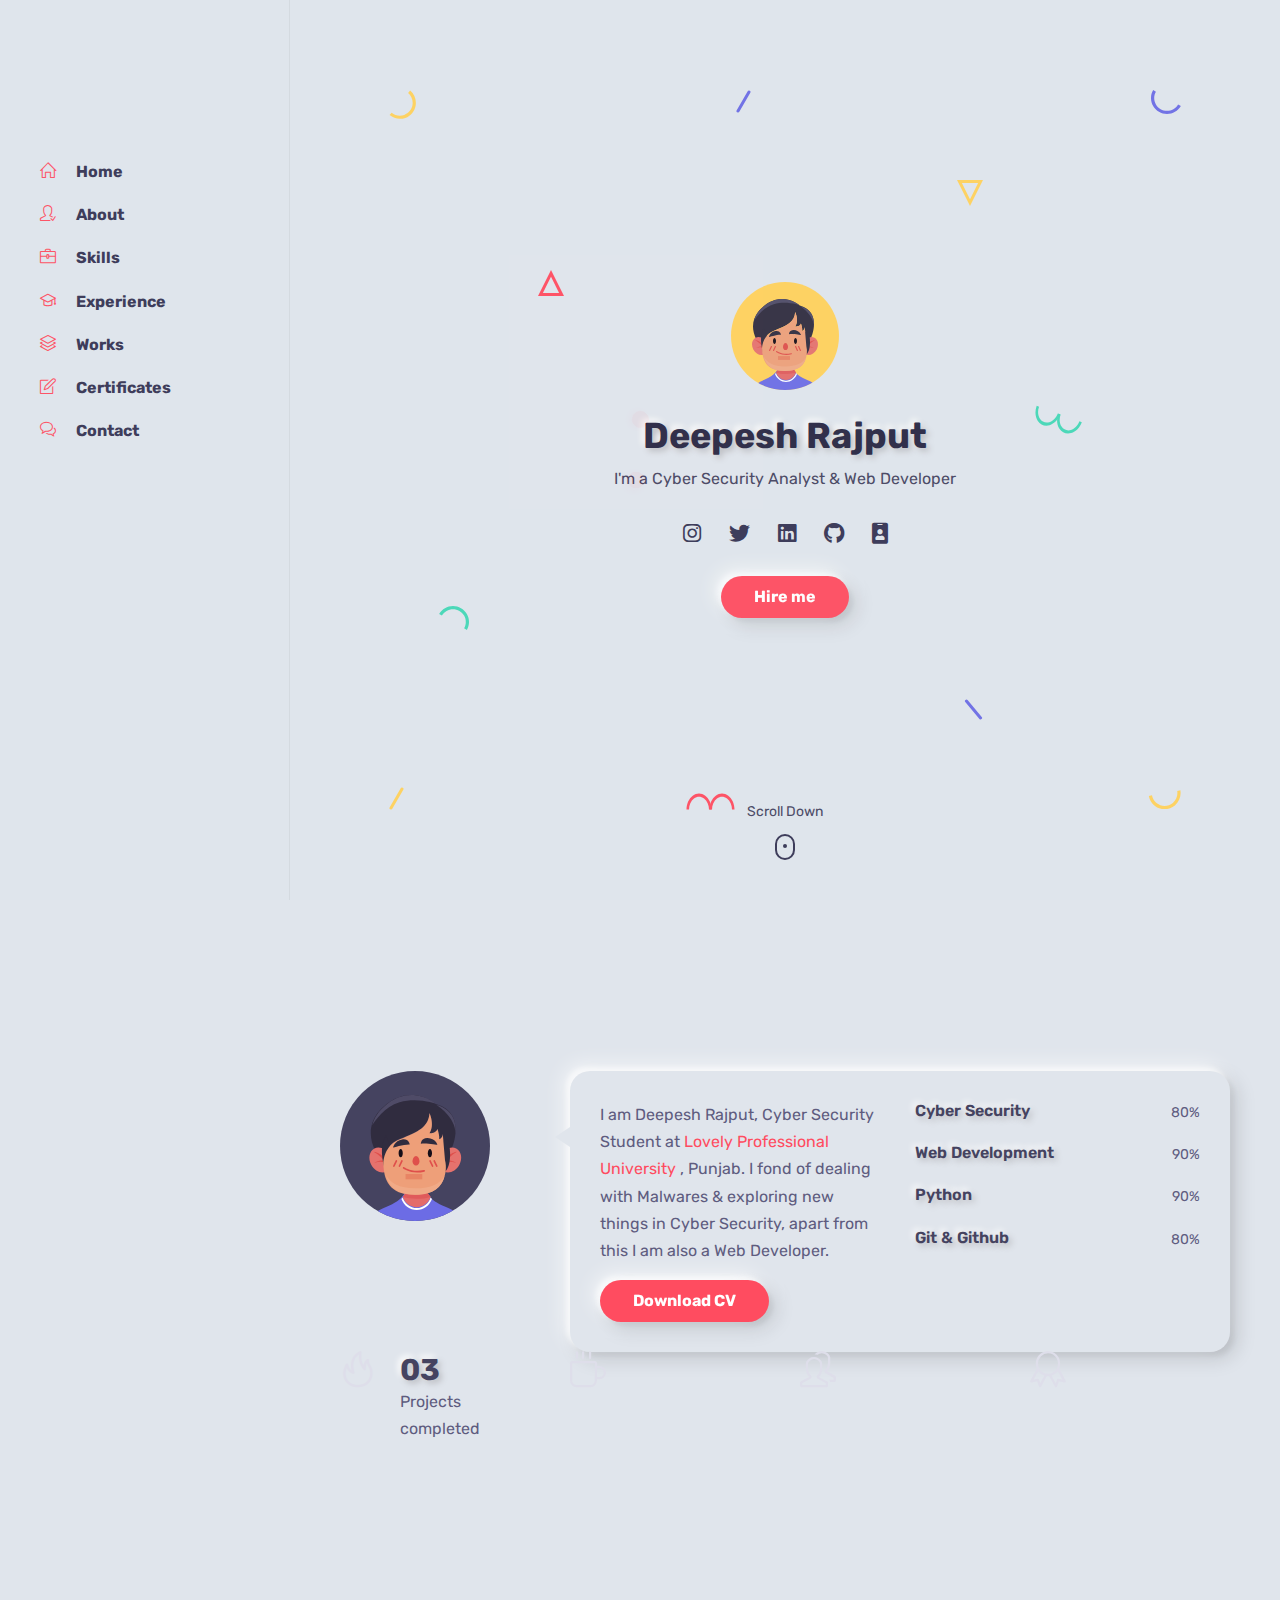
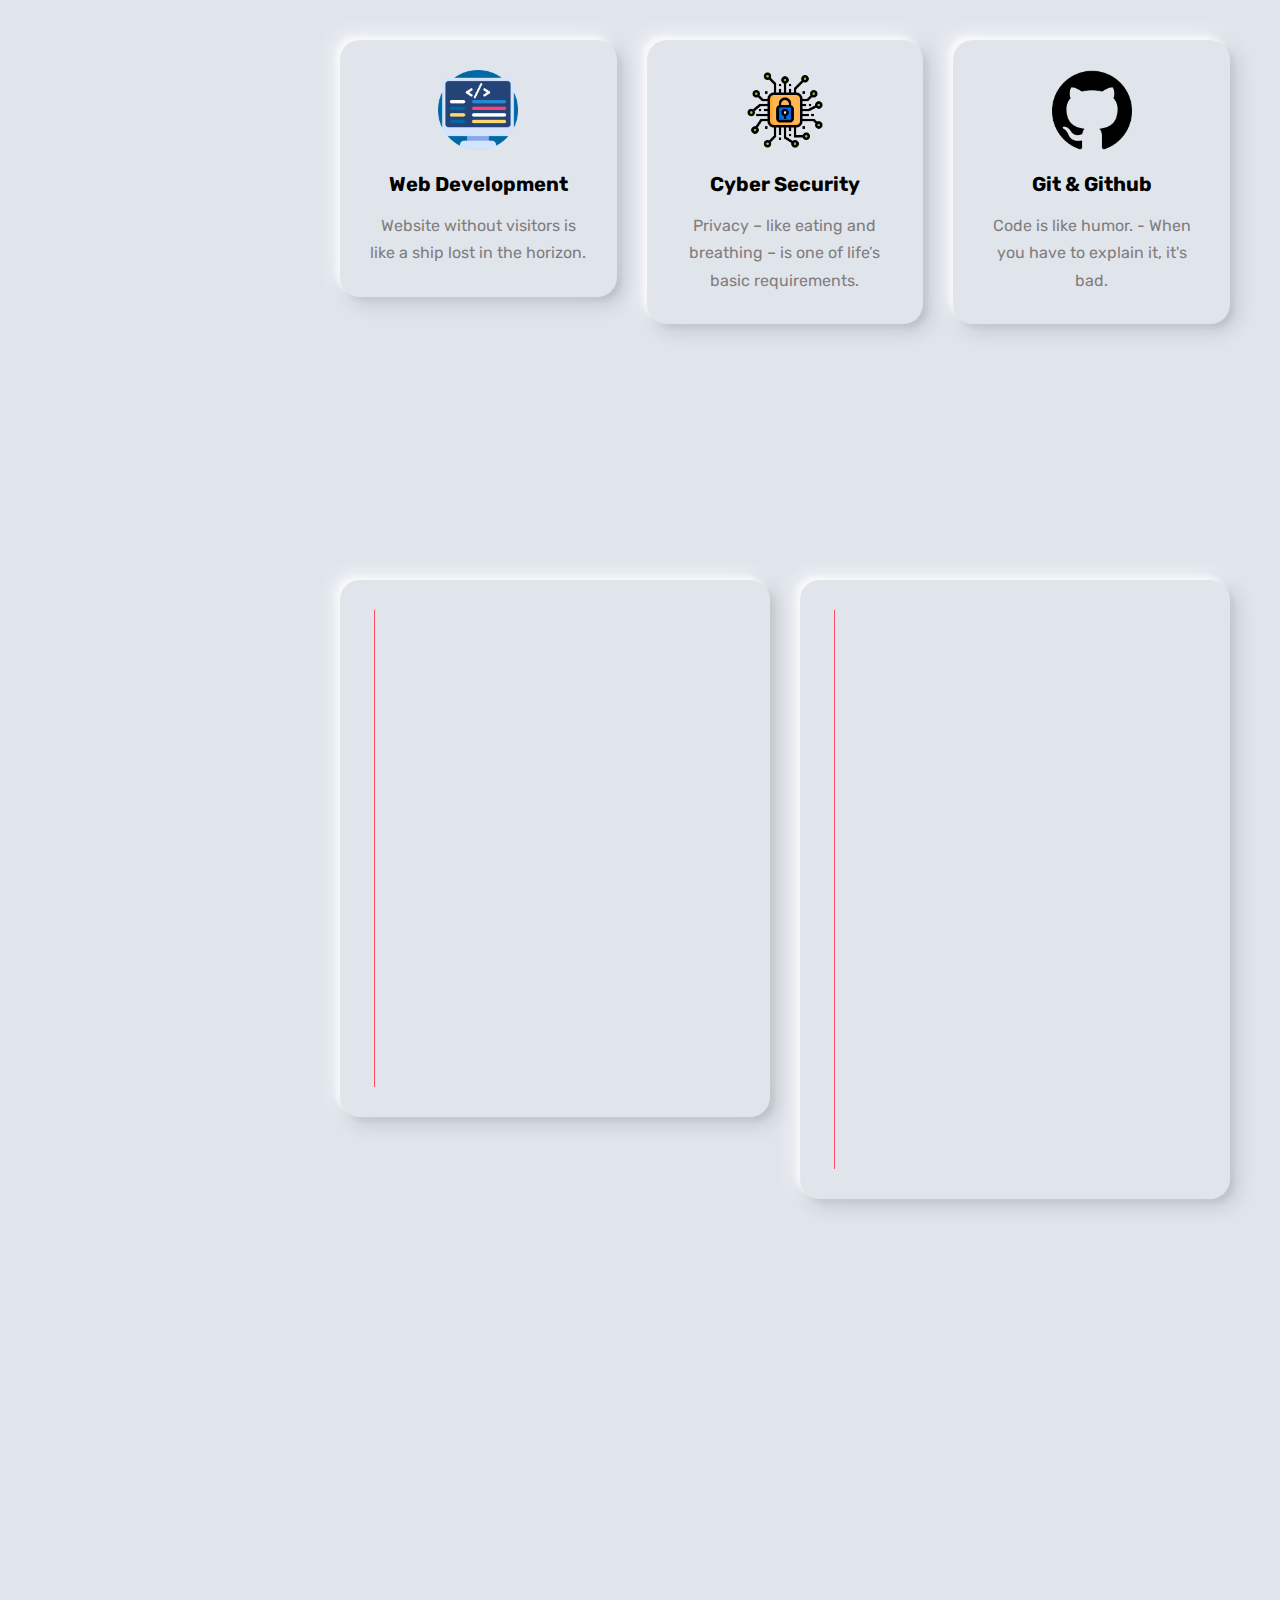
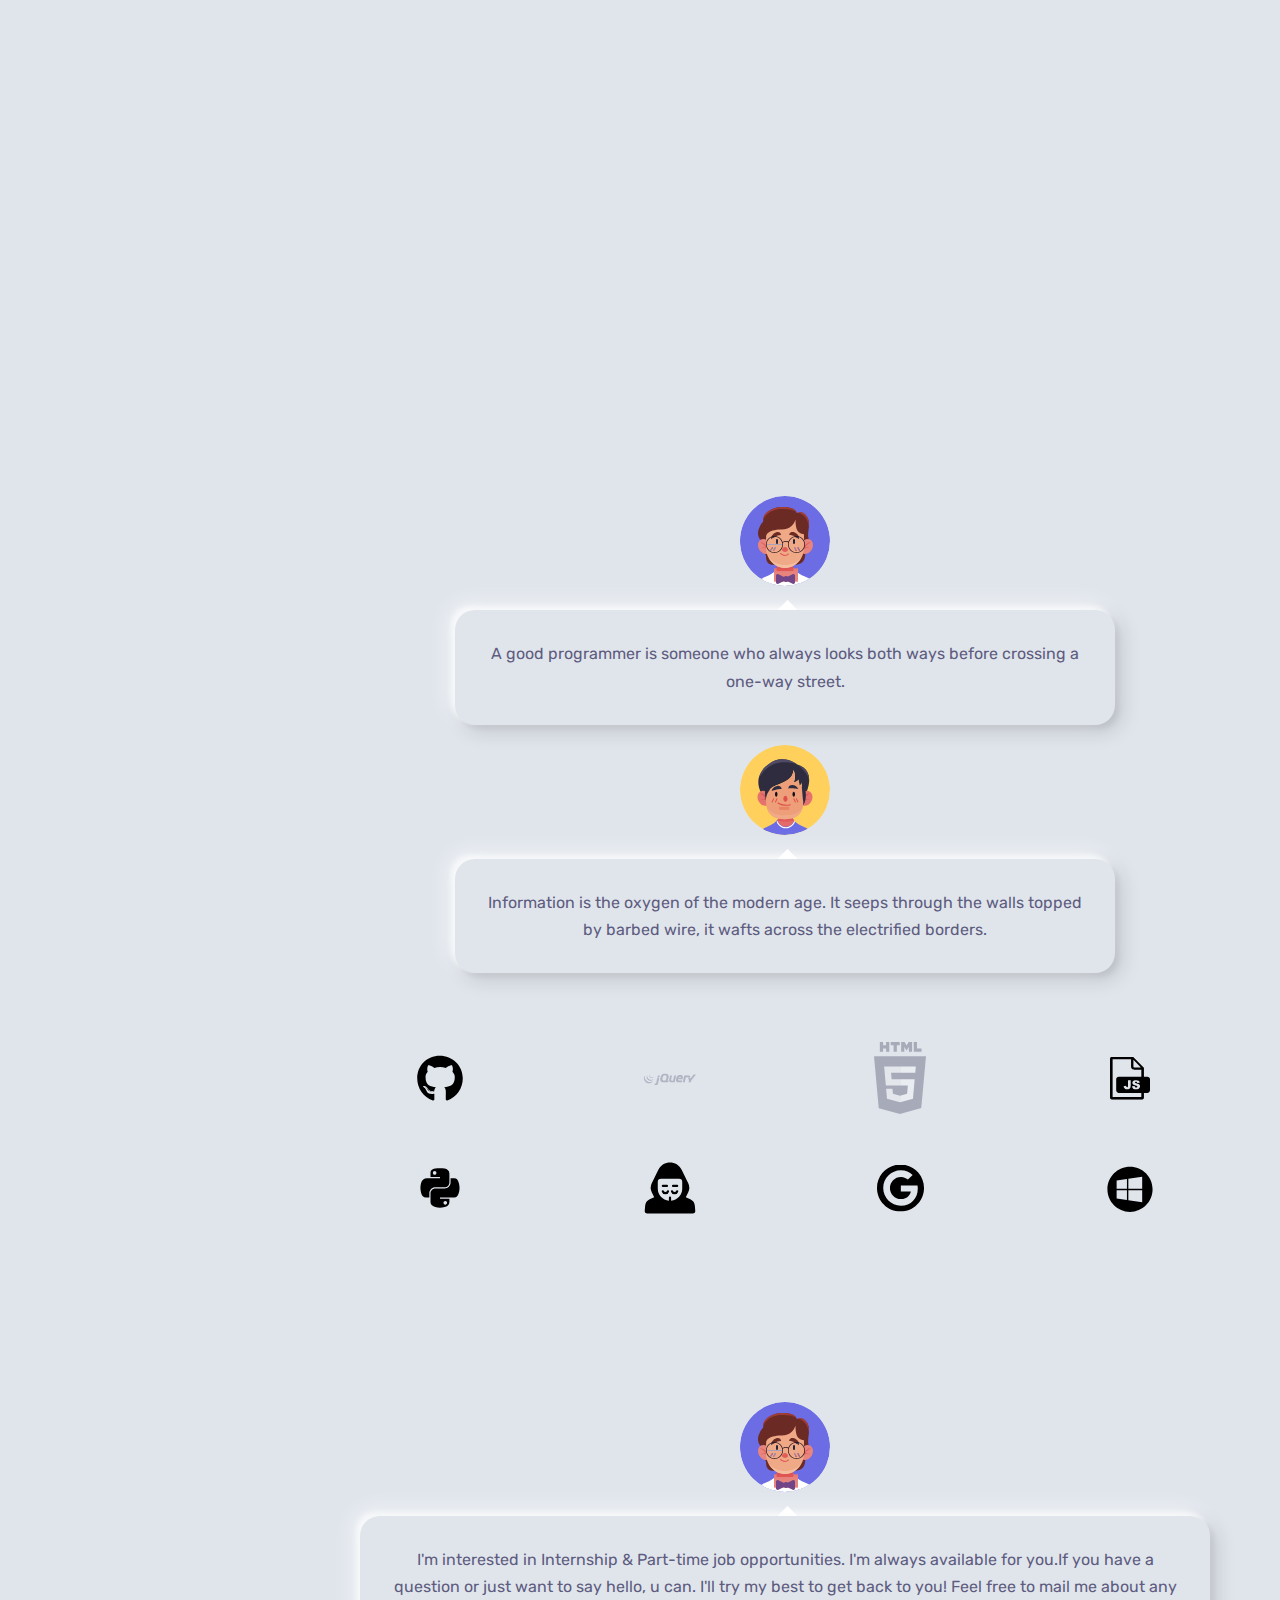
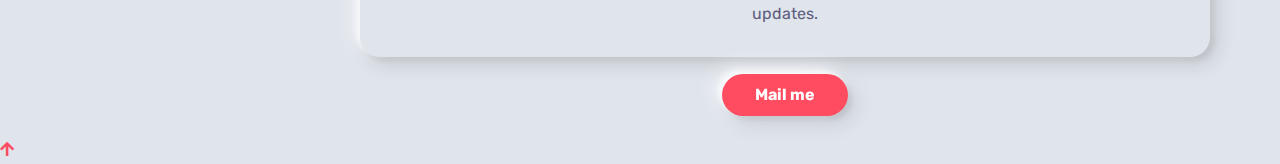
<file: index.html>
<!DOCTYPE html>
<html lang="en-US">

<head>
    <meta http-equiv="Content-Type" content="text/html; charset=UTF-8">
    <title>Deepesh Rajput -PortfolioSite</title>
    <meta name="description" content="Portfolio/CV/Resume HTML Template">
    <meta name="viewport" content="width=device-width, initial-scale=1, maximum-scale=1">
    <link rel="shortcut icon" type="image/x-icon" href="images/favicon.png">

    <!-- STYLESHEETS -->
    <link rel="stylesheet" href="css/bootstrap.min.css" type="text/css" media="all">
    <link rel="stylesheet" href="css/all.min.css" type="text/css" media="all">
    <link rel="stylesheet" href="css/simple-line-icons.css" type="text/css" media="all">
    <link rel="stylesheet" href="css/slick.css" type="text/css" media="all">
    <link rel="stylesheet" href="css/animate.css" type="text/css" media="all">
    <link rel="stylesheet" href="css/magnific-popup.css" type="text/css" media="all">
    <link rel="stylesheet" href="css/style.css" type="text/css" media="all">



</head>

<body>

    <!-- Preloader -->
    <div id="preloader" class="light">
        <div class="outer">
            <!-- Google Chrome -->
            <div class="infinityChrome">
                <div></div>
                <div></div>
                <div></div>
            </div>

            <!-- Safari and others -->
            <div class="infinity">
                <div>
                    <span></span>
                </div>
                <div>
                    <span></span>
                </div>
                <div>
                    <span></span>
                </div>
            </div>
            <!-- Stuff -->
            <svg xmlns="http://www.w3.org/2000/svg" version="1.1" class="goo-outer">
			<defs>
				<filter id="goo">
					<feGaussianBlur in="SourceGraphic" stdDeviation="6" result="blur" />
					<feColorMatrix in="blur" values="1 0 0 0 0  0 1 0 0 0  0 0 1 0 0  0 0 0 18 -7" result="goo" />
					<feBlend in="SourceGraphic" in2="goo" />
				</filter>
			</defs>
		</svg>
        </div>
    </div>

    <!-- mobile header -->
    <header class="mobile-header-1 light">
        <div class="container">
            <!-- menu icon -->
            <div class="menu-icon d-inline-flex mr-4">
                <button>
				<span></span>
			</button>
            </div>
            <!-- logo image -->
            <div class="site-logo">
                <a href="index.html">
                   
                </a>
            </div>
        </div>
    </header>

    <!-- desktop header -->
    <header class="desktop-header-1 light d-flex align-items-start flex-column">

        <!-- logo image -->
        <div class="site-logo">
            <a href="index.html">
                <!-- <img src="images/logo-dark1.png" alt="AC" />-->
            </a>
        </div>

        <!-- main menu -->
        <nav>
            <ul class="vertical-menu scrollspy">
                <li class="active"><a href="#home"><i class="icon-home"></i>Home</a></li>
                <li><a href="#about"><i class="icon-user-following"></i>About</a></li>
                <li><a href="#services"><i class="icon-briefcase"></i>Skills</a></li>
                <li><a href="#experience"><i class="icon-graduation"></i>Experience</a></li>
                <li><a href="#works"><i class="icon-layers"></i>Works</a></li>
                <li><a href="#blog"><i class="icon-note"></i>Certificates</a></li>
                <li><a href="#contact"><i class="icon-bubbles"></i>Contact</a></li>
            </ul>
        </nav>

        <!-- site footer -->


    </header>

    <!-- main layout -->
    <main class="content">

        <!-- section home -->
        <section id="home" class="home d-flex light align-items-center">
            <div class="container">

                <!-- intro -->
                <div class="intro">
                    <!-- avatar image -->
                    <img src="images/avatar-1.svg" class="mb-4" />

                    <!-- info -->
                    <h1 class="mb-2 mt-0">Deepesh Rajput</h1>
                    <span>I'm a <span class="text-rotating">Cyber Security Analyst & Web Developer</span></span>

                    <!-- social icons -->
                    <ul class="social-icons light list-inline mb-0 mt-4">
                        <li class="list-inline-item"><a href="https://www.instagram.com/__mr.__villain___1/?igshid=YmMyMTA2M2Y="><i class="fab fa-instagram"></i></a></li>
                        <li class="list-inline-item"><a href="https://twitter.com/RAJATSI52663767"><i class="fab fa-twitter"></i></a></li>
                        <li class="list-inline-item"><a href="https://www.linkedin.com/in/deepesh-rajput0011/"><i class="fab fa-linkedin"></i></a></li>
                        <li class="list-inline-item"><a href="https://github.com/deepesh09"><i class="fab fa-github"></i></a></li>
                        <li class="list-inline-item"><a href="https://www.credly.com/badges/8d243aaf-aff3-4a0e-a511-20b3499704db"><i class="fa fa-id-badge"></i></a></li>
                    </ul>

                    <!-- buttons -->
                    <div class="mt-4">
                        <a href="#contact" class="btn btn-default">Hire me</a>
                    </div>
                </div>

                <!-- scroll down mouse wheel -->
                <div class="scroll-down light">
                    <a href="#about" class="mouse-wrapper">
                        <span>Scroll Down</span>
                        <span class="mouse">
						<span class="wheel"></span>
                        </span>
                    </a>
                </div>

                <!-- parallax layers -->
                <div class="parallax" data-relative-input="true">

                    <svg width="27" height="29" data-depth="0.3" class="layer p1" xmlns="http://www.w3.org/2000/svg"><path d="M21.15625.60099c4.37954 3.67487 6.46544 9.40612 5.47254 15.03526-.9929 5.62915-4.91339 10.30141-10.2846 12.25672-5.37122 1.9553-11.3776.89631-15.75715-2.77856l2.05692-2.45134c3.50315 2.93948 8.3087 3.78663 12.60572 2.22284 4.297-1.5638 7.43381-5.30209 8.22768-9.80537.79387-4.50328-.8749-9.08872-4.37803-12.02821L21.15625.60099z" fill="#FFD15C" fill-rule="evenodd"/></svg>

                    <svg width="26" height="26" data-depth="0.2" class="layer p2" xmlns="http://www.w3.org/2000/svg"><path d="M13 3.3541L2.42705 24.5h21.1459L13 3.3541z" stroke="#FF4C60" stroke-width="3" fill="none" fill-rule="evenodd"/></svg>

                    <svg width="30" height="25" data-depth="0.3" class="layer p3" xmlns="http://www.w3.org/2000/svg"><path d="M.1436 8.9282C3.00213 3.97706 8.2841.92763 14.00013.92796c5.71605.00032 10.9981 3.04992 13.85641 8 2.8583 4.95007 2.8584 11.0491-.00014 16.00024l-2.77128-1.6c2.28651-3.96036 2.28631-8.84002.00011-12.8002-2.2862-3.96017-6.5124-6.40017-11.08513-6.4-4.57271.00018-8.79872 2.43984-11.08524 6.4002l-2.77128-1.6z" fill="#44D7B6" fill-rule="evenodd"/></svg>

                    <svg width="15" height="23" data-depth="0.6" class="layer p4" xmlns="http://www.w3.org/2000/svg"><rect transform="rotate(30 9.86603 10.13397)" x="7" width="3" height="25" rx="1.5" fill="#FFD15C" fill-rule="evenodd"/></svg>

                    <svg width="15" height="23" data-depth="0.2" class="layer p5" xmlns="http://www.w3.org/2000/svg"><rect transform="rotate(30 9.86603 10.13397)" x="7" width="3" height="25" rx="1.5" fill="#6C6CE5" fill-rule="evenodd"/></svg>

                    <svg width="49" height="17" data-depth="0.5" class="layer p6" xmlns="http://www.w3.org/2000/svg"><g fill="#FF4C60" fill-rule="evenodd"><path d="M.5 16.5c0-5.71709 2.3825-10.99895 6.25-13.8567 3.8675-2.85774 8.6325-2.85774 12.5 0C23.1175 5.50106 25.5 10.78292 25.5 16.5H23c0-4.57303-1.90625-8.79884-5-11.08535-3.09375-2.28652-6.90625-2.28652-10 0C4.90625 7.70116 3 11.92697 3 16.5H.5z"/><path d="M23.5 16.5c0-5.71709 2.3825-10.99895 6.25-13.8567 3.8675-2.85774 8.6325-2.85774 12.5 0C46.1175 5.50106 48.5 10.78292 48.5 16.5H46c0-4.57303-1.90625-8.79884-5-11.08535-3.09375-2.28652-6.90625-2.28652-10 0-3.09375 2.28651-5 6.51232-5 11.08535h-2.5z"/></g></svg>

                    <svg width="26" height="26" data-depth="0.4" class="layer p7" xmlns="http://www.w3.org/2000/svg"><path d="M13 22.6459L2.42705 1.5h21.1459L13 22.6459z" stroke="#FFD15C" stroke-width="3" fill="none" fill-rule="evenodd"/></svg>

                    <svg width="19" height="21" data-depth="0.3" class="layer p8" xmlns="http://www.w3.org/2000/svg"><rect transform="rotate(-40 6.25252 10.12626)" x="7" width="3" height="25" rx="1.5" fill="#6C6CE5" fill-rule="evenodd"/></svg>

                    <svg width="30" height="25" data-depth="0.3" data-depth-y="-1.30" class="layer p9" xmlns="http://www.w3.org/2000/svg"><path d="M29.8564 16.0718c-2.85854 4.95114-8.1405 8.00057-13.85654 8.00024-5.71605-.00032-10.9981-3.04992-13.85641-8-2.8583-4.95007-2.8584-11.0491.00014-16.00024l2.77128 1.6c-2.28651 3.96036-2.28631 8.84002-.00011 12.8002 2.2862 3.96017 6.5124 6.40017 11.08513 6.4 4.57271-.00018 8.79872-2.43984 11.08524-6.4002l2.77128 1.6z" fill="#6C6CE5" fill-rule="evenodd"/></svg>

                    <svg width="47" height="29" data-depth="0.2" class="layer p10" xmlns="http://www.w3.org/2000/svg"><g fill="#44D7B6" fill-rule="evenodd"><path d="M46.78878 17.19094c-1.95535 5.3723-6.00068 9.52077-10.61234 10.8834-4.61167 1.36265-9.0893-.26708-11.74616-4.27524-2.65686-4.00817-3.08917-9.78636-1.13381-15.15866l2.34923.85505c-1.56407 4.29724-1.2181 8.92018.90705 12.12693 2.12514 3.20674 5.70772 4.5107 9.39692 3.4202 3.68921-1.0905 6.92581-4.40949 8.48988-8.70673l2.34923.85505z"/><path d="M25.17585 9.32448c-1.95535 5.3723-6.00068 9.52077-10.61234 10.8834-4.61167 1.36264-9.0893-.26708-11.74616-4.27525C.16049 11.92447-.27182 6.14628 1.68354.77398l2.34923.85505c-1.56407 4.29724-1.2181 8.92018.90705 12.12692 2.12514 3.20675 5.70772 4.5107 9.39692 3.4202 3.68921-1.0905 6.92581-4.40948 8.48988-8.70672l2.34923.85505z"/></g></svg>

                    <svg width="33" height="20" data-depth="0.5" class="layer p11" xmlns="http://www.w3.org/2000/svg"><path d="M32.36774.34317c.99276 5.63023-1.09332 11.3614-5.47227 15.03536-4.37895 3.67396-10.3855 4.73307-15.75693 2.77837C5.76711 16.2022 1.84665 11.53014.8539 5.8999l3.15139-.55567c.7941 4.50356 3.93083 8.24147 8.22772 9.8056 4.29688 1.56413 9.10275.71673 12.60554-2.2227C28.34133 9.98771 30.01045 5.4024 29.21635.89884l3.15139-.55567z" fill="#FFD15C" fill-rule="evenodd"/></svg>

                </div>
            </div>

        </section>

        <!-- section about -->
        <section id="about">

            <div class="container">

                <!-- section title -->
                <h2 class="section-title wow fadeInUp" style="margin-bottom:2%">About Me</h2>

                <div class="spacer" data-height="60"></div>

                <div class="row">

                    <div class="col-md-3">
                        <div class="text-center text-md-left">
                            <!-- avatar image -->
                            <img src="images/avatar-2.svg" alt="Bolby" class="boximg" />
                        </div>
                        <div class="spacer d-md-none d-lg-none" data-height="30"></div>
                    </div>

                    <div class="col-md-9 triangle-left-md triangle-top-sm">
                        <div class="rounded bg-white shadow-dark padding-30">
                            <div class="row">
                                <div class="col-md-6">
                                    <!-- about text -->
                                    <p>I am Deepesh Rajput, Cyber Security Student at <a href="https://www.lpu.in/">Lovely Professional University</a> , Punjab. I fond of dealing with Malwares & exploring new things in Cyber Security, apart from this I am also a Web Developer.</p>
                                    <div class="mt-3">
                                        <a href="Resume.jpg" class="btn btn-default">Download CV</a>
                                    </div>
                                    <div class="spacer d-md-none d-lg-none" data-height="30"></div>
                                </div>
                                <div class="col-md-6">
                                    <!-- skill item -->
                                    <div class="skill-item">
                                        <div class="skill-info clearfix">
                                            <h4 class="float-left mb-3 mt-0">Cyber Security</h4>
                                            <span class="float-right">80%</span>
                                        </div>
                                        <div class="progress">
                                            <div class="progress-bar data-background" role="progressbar" aria-valuemin="0" aria-valuemax="100" aria-valuenow="85" data-color="#FFD15C">
                                            </div>
                                        </div>
                                        <div class="spacer" data-height="20"></div>
                                    </div>

                                    <!-- skill item -->
                                    <div class="skill-item">
                                        <div class="skill-info clearfix">
                                            <h4 class="float-left mb-3 mt-0">Web Development</h4>
                                            <span class="float-right">90%</span>
                                        </div>
                                        <div class="progress">
                                            <div class="progress-bar data-background" role="progressbar" aria-valuemin="0" aria-valuemax="100" aria-valuenow="95" data-color="#FF4C60">
                                            </div>
                                        </div>
                                        <div class="spacer" data-height="20"></div>
                                    </div>
                                    <div class="skill-item">
                                        <div class="skill-info clearfix">
                                            <h4 class="float-left mb-3 mt-0">Python</h4>
                                            <span class="float-right">90%</span>
                                        </div>
                                        <div class="progress">
                                            <div class="progress-bar data-background" role="progressbar" aria-valuemin="0" aria-valuemax="100" aria-valuenow="95" data-color="#FF4C60">
                                            </div>
                                        </div>
                                        <div class="spacer" data-height="20"></div>
                                    </div>

                                    <!-- skill item -->
                                    <div class="skill-item">
                                        <div class="skill-info clearfix">
                                            <h4 class="float-left mb-3 mt-0">Git & Github</h4>
                                            <span class="float-right">80%</span>
                                        </div>
                                        <div class="progress">
                                            <div class="progress-bar data-background" role="progressbar" aria-valuemin="0" aria-valuemax="100" aria-valuenow="70" data-color="#6C6CE5">
                                            </div>
                                        </div>
                                    </div>
                                </div>
                            </div>
                        </div>
                    </div>

                </div>
                <!-- row end -->

                <div class="spacer" data-height="70"></div>

                <div class="row">

                    <div class="col-md-3 col-sm-6">
                        <!-- fact item -->
                        <div class="fact-item">
                            <span class="icon icon-fire"></span>
                            <div class="details">
                                <h3 class="mb-0 mt-0 number"><em class="count">03</em></h3>
                                <p class="mb-0">Projects completed</p>
                            </div>
                        </div>
                        <div class="spacer d-md-none d-lg-none" data-height="30"></div>
                    </div>

                    <div class="col-md-3 col-sm-6">
                        <!-- fact item -->
                        <div class="fact-item">
                            <span class="icon icon-cup"></span>
                            <div class="details">
                                <h3 class="mb-0 mt-0 number"><em class="count"></em></h3>
                                <p class="mb-0"></p>
                            </div>
                        </div>
                        <div class="spacer d-md-none d-lg-none" data-height="30"></div>
                    </div>

                    <div class="col-md-3 col-sm-6">
                        <!-- fact item -->
                        <div class="fact-item">
                            <span class="icon icon-people"></span>
                            <div class="details">
                                <h3 class="mb-0 mt-0 number"><em class="count"></em></h3>
                                <p class="mb-0"></p>
                            </div>
                        </div>
                        <div class="spacer d-md-none d-lg-none" data-height="30"></div>
                    </div>

                    <div class="col-md-3 col-sm-6">
                        <!-- fact item -->
                        <div class="fact-item">
                            <span class="icon icon-badge"></span>
                            <div class="details">
                                <h3 class="mb-0 mt-0 number"><em class="count"></em></h3>
                                <p class="mb-0"></p>
                            </div>
                        </div>
                    </div>

                </div>

            </div>

        </section>

        <!-- section services -->
        <section id="services">

            <div class="container">

                <!-- section title -->
                <h2 class="section-title wow fadeInUp" style="margin-bottom:5%">Skills</h2>

                <div class="spacer" data-height="60"></div>

                <div class="row">

                    <div class="col-md-4">
                        <!-- service box -->
                        <div class="service-box rounded data-background padding-30 text-center text-light shadow-blue" data-color="red" style="margin-bottom:4%">
                            <img src="images/coding.png" width="80px" alt="UI/UX design" />
                            <h3 class="mb-3 mt-0" style="color:black">Web Development</h3>
                            <p class="mb-0" style="color:rgb(130, 125, 125)">
                                Website without visitors is like a ship lost in the horizon.</p>
                        </div>
                        <div class="spacer d-md-none d-lg-none" data-height="30"></div>
                    </div>

                    <div class="col-md-4" data-wow-delay="0.2s">
                        <!-- service box -->
                        <div class="service-box rounded data-background padding-30 text-center shadow-yellow" data-color="#F9D74C" style="margin-bottom:4%">
                            <img src="images/cyber-security.png" width="80px" alt="UI/UX design" />
                            <h3 class="mb-3 mt-0" style="color:black">Cyber Security</h3>
                            <p class="mb-0" style="color:rgb(130, 125, 125)">Privacy – like eating and breathing – is one of life’s basic requirements.</p>
                        </div>
                        <div class="spacer d-md-none d-lg-none" data-height="30"></div>
                    </div>

                    <div class="col-md-4" data-wow-delay="0.4s">
                        <!-- service box -->
                        <div class="service-box rounded data-background padding-30 text-center text-light shadow-pink" data-color="#F97B8B">
                            <img src="images/github.png" width="80px" alt="UI/UX design" />
                            <h3 class="mb-3 mt-0" style="color:black">Git & Github</h3>
                            <p class="mb-0" style="color:rgb(130, 125, 125)">Code is like humor. - When you have to explain it, it's bad.
                            </p>
                        </div>
                    </div>

                </div>

                <div class="mt-5 text-center">
                    <p class="mb-0"></p>
                </div>

            </div>

        </section>

        <!-- section experience -->
        <section id="experience">

            <div class="container">

                <!-- section title -->
                <h2 class="section-title wow fadeInUp" style="margin-bottom:5%">Experience</h2>

                <div class="spacer" data-height="60"></div>

                <div class="row ">

                    <div class="col-md-6" style="margin-bottom:4%">

                        <!-- timeline wrapper -->
                        <div class="timeline edu bg-white rounded shadow-dark padding-30 overflow-hidden ">

                            <!-- timeline item -->
                            <div class="timeline-container wow fadeInUp ">
                                <div class="content ">
                                    <span class="time ">2020 - Present</span>
                                    <h3 class="title ">B.Tech Degree</h3>
                                    <p>Lovely Professional University, Phagwara, Jalandhar, Punjab</p>
                                </div>
                            </div>

                            <!-- timeline item -->
                            <div class="timeline-container wow fadeInUp " data-wow-delay="0.2s ">
                                <div class="content ">
                                    <span class="time ">2020</span>
                                    <h3 class="title ">Intermediate</h3>
                                    <p>Saraswati Vidya Mandir Inter College, Kannauj, Uttar Pradesh</p>
                                </div>
                            </div>

                            <!-- timeline item -->
                            <div class="timeline-container wow fadeInUp " data-wow-delay="0.4s ">
                                <div class="content ">
                                    <span class="time ">2018</span>
                                    <h3 class="title ">Highschool</h3>
                                    <p>Saraswati Vidya Mandir Inter College, Kannauj, Uttar Pradesh</p>
                                </div>
                            </div>

                            <!-- main line -->
                            <span class="line "></span>

                        </div>

                    </div>

                    <div class="col-md-6 ">

                        <!-- responsive spacer -->
                        <div class="spacer d-md-none d-lg-none " data-height="30 "></div>

                        <!-- timeline wrapper -->
                        <div class="timeline exp bg-white rounded shadow-dark padding-30 overflow-hidden ">

                            <!-- timeline item -->
                            <div class="timeline-container wow fadeInUp ">
                                <div class="content ">
                                    <span class="time ">Present</span>
                                    <h3 class="title ">Cyber Security</h3>
                                    <p>I am familiar with cybersecurity. I just earned "Microsoft Certified:Security Operations Analyst Associate" skill badge & certificate.</p>
                                </div>
                            </div>

                            <!-- timeline item -->
                            <div class="timeline-container wow fadeInUp " data-wow-delay="0.2s ">
                                <div class="content ">
                                    <span class="time ">Present</span>
                                    <h3 class="title ">Web Development</h3>
                                    <p>I am a self learner & have worked on many projects.</p>
                                </div>
                            </div>

                            <!-- timeline item -->
                            <div class="timeline-container wow fadeInUp " data-wow-delay="0.4s ">
                                <div class="content ">
                                    <span class="time ">Present</span>
                                    <h3 class="title ">Git & Github</h3>
                                    <p>I learnt a lot of from it & the most interesting thing is that it provides an excellent hosting service.</p>
                                </div>
                            </div>

                            <!-- main line -->
                            <span class="line "></span>

                        </div>

                    </div>

                </div>

            </div>

        </section>


        <!-- section works -->
        <section id="works">

            <div class="container">

                <!-- section title -->
                <h2 class="section-title wow fadeInUp">Projects</h2>

                <div class="spacer" data-height="60"></div>

                <!-- portfolio filter (desktop) -->
                <ul class="portfolio-filter list-inline wow fadeInUp">
                    <li class="list-inline-item" data-filter=".everything"></li>
                    <li class="list-inline-item" data-filter=".creative"></li>
                    <li class="list-inline-item" data-filter=".art"></li>
                    <li class="list-inline-item" data-filter=".design"></li>
                    <li class="list-inline-item" data-filter=".branding"></li>
                </ul>

                <!-- portfolio filter (mobile) -->


                <!-- portolio wrapper -->
                <div class="row portfolio-wrapper">

                    <!-- portfolio item -->



                    <div class="col-md-4 ">
                        <!-- blog item -->
                        <div class="blog-item rounded bg-white shadow-dark wow fadeIn ">
                            <div class="thumb ">
                                <a href="https://github.com/deepesh09/Restaurant-Website.git"><i class="fab fa-github" style="padding-left:16px"></i></a>


                            </div>
                            <div class="details ">
                                <h4 class="my-0 title "><a href="https://deepesh09.github.io/Restaurant-Website/">Restaurant Website</a></h4>
                                <ul class="list-inline meta mb-0 mt-2 ">
                                    <li class="list-inline-item ">07 October, 2021</li>
                                    <li class="list-inline-item ">Web Development</li>
                                </ul>
                            </div>
                        </div>
                    </div>



                    <div class="col-md-4 ">
                        <!-- blog item -->
                        <div class="blog-item rounded bg-white shadow-dark wow fadeIn ">
                            <div class="thumb ">

                                <a href="https://github.com/deepesh09/DeepeshRajput-Portfolio.git"><i class="fab fa-github" style="padding-left:16px"></i></a>

                            </div>
                            <div class="details ">
                                <h4 class="my-0 title "><a href="https://deepesh09.github.io/DeepeshRajput-Portfolio/">Portfolio Website</a></h4>
                                <ul class="list-inline meta mb-0 mt-2 ">
                                    <li class="list-inline-item ">20 May,2021</li>
                                    <li class="list-inline-item ">Web Development</li>
                                </ul>
                            </div>
                        </div>
                    </div>


                    <div class="col-md-4 ">
                        <!-- blog item -->
                        <div class="blog-item rounded bg-white shadow-dark wow fadeIn ">
                            <div class="thumb ">

                                <a href="#"><i class="fab fa-github" style="padding-left:16px"></i></a>

                            </div>
                            <div class="details ">
                                <h4 class="my-0 title "><a href="#">Python</a></h4>
                                <ul class="list-inline meta mb-0 mt-2 ">
                                    <li class="list-inline-item ">15 May, 2022</li>
                                    <li class="list-inline-item ">Python</li>
                                </ul>
                            </div>
                        </div>
                    </div>
                </div>
            </div>
        </section>

        <!-- section prices -->


        <!-- section blog -->
        <section id="blog">

            <div class="container ">

                <!-- section title -->
                <h2 class="section-title wow fadeInUp " style="margin-bottom: 5%">Certificates</h2>

                <div class="spacer " data-height="60 "></div>

                <div class="row blog-wrapper ">

                    <div class="col-md-4 ">
                        <!-- blog item -->
                        <div class="blog-item rounded bg-white shadow-dark wow fadeIn ">
                            <div class="thumb ">
                                <a href="#">

                                </a>
                                <a href="#">
                                    <img src="images/blog/microsoft_PNG18.png" height="40px " width="40px " alt="blog-title " />
                                </a>
                            </div>
                            <div class="details ">
                                <h4 class="my-0 title "><a href="MicrosoftCertificate.jpg ">Microsoft Certified:Security Operations Analyst Associate</a></h4>
                                <ul class="list-inline meta mb-0 mt-2 ">
                                    <li class="list-inline-item ">13 March, 2022</li>
                                    <ul class="list-inline-item ">Microsoft</ul>
                                </ul>

                            </div>
                        </div>
                    </div>

                    <div class="col-md-4 ">
                        <!-- blog item -->
                        <div class="blog-item rounded bg-white shadow-dark wow fadeIn ">
                            <div class="thumb ">

                                <img src="images/blog/udemy_2.png" height="60px " width="40px " alt="blog-title " />

                            </div>
                            <div class="details ">
                                <h4 class="my-0 title "><a href="WebDevelopment.pdf">Web Development(HTML5,CSS,JS) </a></h4>
                                <ul class="list-inline meta mb-0 mt-2 ">
                                    <li class="list-inline-item ">07 February, 2020</li>
                                    <li class="list-inline-item ">Web Development</li>
                                </ul>
                            </div>
                        </div>
                    </div>

                    <div class="col-md-4 ">
                        <!-- blog item -->
                        <div class="blog-item rounded bg-white shadow-dark wow fadeIn ">
                            <div class="thumb ">

                                <img src="images/blog/infosys-svgrepo-com.svg" width="47px " style="padding-left:1%" alt="blog-title " />

                            </div>
                            <div class="details ">
                                <h4 class="my-0 title "><a href="PythonforEverybody.pdf">PythonProgramming for Everybody</a></h4>
                                <ul class="list-inline meta mb-0 mt-2 ">
                                    <li class="list-inline-item ">05 May, 2022</li>
                                    <li class="list-inline-item ">Python</li>
                                </ul>
                            </div>
                        </div>
                    </div>

                </div>

            </div>

        </section>





        <!-- section testimonials -->
        <section id="testimonials ">

            <div class="container ">

                <!-- section title -->
                <h2 class="section-title wow fadeInUp "></h2>

                <div class="spacer " data-height="60 "></div>

                <!-- testimonials wrapper -->
                <div class="testimonials-wrapper ">

                    <!-- testimonial item -->
                    <div class="testimonial-item text-center mx-auto ">
                        <div class="thumb mb-3 mx-auto ">
                            <img src="images/avatar-3.svg " alt="customer-name " class="boximg " />
                        </div>
                        <h4 class="mt-3 mb-0 "></h4>
                        <span class="subtitle "></span>
                        <div class="bg-white padding-30 shadow-dark rounded triangle-top position-relative mt-4 ">
                            <p class="mb-0 ">A good programmer is someone who always looks both ways before crossing a one-way street.</p>
                        </div>
                    </div>

                    <!-- testimonial item -->
                    <div class="testimonial-item text-center mx-auto ">
                        <div class="thumb mb-3 mx-auto ">
                            <img src="images/avatar-1.svg " alt="customer-name " class="boximg " />
                        </div>
                        <h4 class="mt-3 mb-0 "></h4>
                        <span class="subtitle "></span>
                        <div class="bg-white padding-30 shadow-dark rounded triangle-top position-relative mt-4 ">
                            <p class="mb-0 ">Information is the oxygen of the modern age. It seeps through the walls topped by barbed wire, it wafts across the electrified borders.</p>

                        </div>
                    </div>

                </div>

                <div class="row ">
                    <div class="col-md-3 col-6 ">
                        <!-- client item -->
                        <div class="client-item ">
                            <div class="inner ">
                                <img src="images/GitHub.svg " width="100px" alt="client-name " />
                            </div>
                        </div>
                    </div>
                    <div class="col-md-3 col-6 ">
                        <!-- client item -->
                        <div class="client-item ">
                            <div class="inner ">
                                <img src="images/client-2.svg " width="52px" alt="client-name " />
                            </div>
                        </div>
                    </div>
                    <div class="col-md-3 col-6 ">
                        <!-- client item -->
                        <div class="client-item ">
                            <div class="inner ">
                                <img src="images/client-3.svg " width="52px" alt="client-name " />
                            </div>
                        </div>
                    </div>
                    <div class="col-md-3 col-6 ">
                        <!-- client item -->
                        <div class="client-item ">
                            <div class="inner ">
                                <img src="images/Js.svg " width="40px" alt="client-name " />
                            </div>
                        </div>
                    </div>
                    <div class="col-md-3 col-6 ">
                        <!-- client item -->
                        <div class="client-item ">
                            <div class="inner ">
                                <img src="images/Pythonlogo.svg " width="50px" alt="client-name " />
                            </div>
                        </div>
                    </div>
                    <div class="col-md-3 col-6 ">
                        <!-- client item -->
                        <div class="client-item ">
                            <div class="inner ">
                                <img src="images/anonymous-cyber-crime.svg " width="58px" alt="client-name " />
                            </div>
                        </div>
                    </div>

                    <div class="col-md-3 col-6 ">
                        <!-- client item -->
                        <div class="client-item ">
                            <div class="inner ">
                                <img src="images/Google.svg " width="47px" alt="client-name " />
                            </div>
                        </div>
                    </div>
                    <div class="col-md-3 col-6 ">
                        <!-- client item -->
                        <div class="client-item ">
                            <div class="inner ">
                                <img src="images/windows.svg" width="52px" alt="client-name " />
                            </div>
                        </div>
                    </div>
                </div>

            </div>

        </section>
        <!-- section contact -->
        <section id="contact">
            <div class="container">

                <!-- section title -->
                <h2 class="section-title wow fadeInUp " style="text-align:center;padding-bottom:4%">Get In Touch</h2>

                <div class="spacer " data-height="80"></div>

                <div class="testimonial-item text-center mx-auto ">
                    <div class="thumb mb-3 mx-auto ">
                        <img src="images/avatar-3.svg " alt="customer-name " class="boximg " />
                    </div>

                    <span class="subtitle "></span>
                    <div class="bg-white padding-30 shadow-dark rounded triangle-top position-relative mt-4 ">
                        <p class="mb-0 ">I'm interested in Internship & Part-time job opportunities. I'm always available for you.If you have a question or just want to say hello, u can. I'll try my best to get back to you! Feel free to mail me about any updates.</p>

                    </div>
			<a href="mailto:rjs74106@gmail.com" class="btn btn-default" style="margin-top:2%">Mail me</a>
                </div>

            </div>
            



        </section>

        <div class="spacer " data-height="96 "></div>

    </main>

    <!-- Go to top button -->
    <a href="javascript: " id="return-to-top "><i class="fas fa-arrow-up "></i></a>

    <!-- SCRIPTS -->
    <script src="js/jquery-1.12.3.min.js "></script>
    <script src="js/jquery.easing.min.js "></script>
    <script src="js/jquery.waypoints.min.js "></script>
    <script src="js/jquery.counterup.min.js "></script>
    <script src="js/popper.min.js "></script>
    <script src="js/bootstrap.min.js "></script>
    <script src="js/isotope.pkgd.min.js "></script>
    <script src="js/infinite-scroll.min.js "></script>
    <script src="js/imagesloaded.pkgd.min.js "></script>
    <script src="js/slick.min.js "></script>
    <script src="js/contact.js "></script>
    <script src="js/validator.js "></script>
    <script src="js/wow.min.js "></script>
    <script src="js/morphext.min.js "></script>
    <script src="js/parallax.min.js "></script>
    <script src="js/jquery.magnific-popup.min.js "></script>
    <script src="js/custom.js "></script>

</body>

</html>
</file>
<file: css/simple-line-icons.css>
@font-face {
    font-family: 'simple-line-icons';
    src: url('../fonts/Simple-Line-Iconsb26c.eot?v=2.4.0');
    src: url('../fonts/Simple-Line-Iconsb26c.eot?v=2.4.0#iefix') format('embedded-opentype'), url('../fonts/Simple-Line-Iconsb26c.html?v=2.4.0') format('woff2'), url('../fonts/Simple-Line-Iconsb26c.ttf?v=2.4.0') format('truetype'), url('../fonts/Simple-Line-Iconsb26c.woff?v=2.4.0') format('woff'), url('../fonts/Simple-Line-Iconsb26c.svg?v=2.4.0#simple-line-icons') format('svg');
    font-weight: normal;
    font-style: normal;
}


/*
   Use the following CSS code if you want to have a class per icon.
   Instead of a list of all class selectors, you can use the generic [class*="icon-"] selector, but it's slower:
  */

.icon-user,
.icon-people,
.icon-user-female,
.icon-user-follow,
.icon-user-following,
.icon-user-unfollow,
.icon-login,
.icon-logout,
.icon-emotsmile,
.icon-phone,
.icon-call-end,
.icon-call-in,
.icon-call-out,
.icon-map,
.icon-location-pin,
.icon-direction,
.icon-directions,
.icon-compass,
.icon-layers,
.icon-menu,
.icon-list,
.icon-options-vertical,
.icon-options,
.icon-arrow-down,
.icon-arrow-left,
.icon-arrow-right,
.icon-arrow-up,
.icon-arrow-up-circle,
.icon-arrow-left-circle,
.icon-arrow-right-circle,
.icon-arrow-down-circle,
.icon-check,
.icon-clock,
.icon-plus,
.icon-minus,
.icon-close,
.icon-event,
.icon-exclamation,
.icon-organization,
.icon-trophy,
.icon-screen-smartphone,
.icon-screen-desktop,
.icon-plane,
.icon-notebook,
.icon-mustache,
.icon-mouse,
.icon-magnet,
.icon-energy,
.icon-disc,
.icon-cursor,
.icon-cursor-move,
.icon-crop,
.icon-chemistry,
.icon-speedometer,
.icon-shield,
.icon-screen-tablet,
.icon-magic-wand,
.icon-hourglass,
.icon-graduation,
.icon-ghost,
.icon-game-controller,
.icon-fire,
.icon-eyeglass,
.icon-envelope-open,
.icon-envelope-letter,
.icon-bell,
.icon-badge,
.icon-anchor,
.icon-wallet,
.icon-vector,
.icon-speech,
.icon-puzzle,
.icon-printer,
.icon-present,
.icon-playlist,
.icon-pin,
.icon-picture,
.icon-handbag,
.icon-globe-alt,
.icon-globe,
.icon-folder-alt,
.icon-folder,
.icon-film,
.icon-feed,
.icon-drop,
.icon-drawer,
.icon-docs,
.icon-doc,
.icon-diamond,
.icon-cup,
.icon-calculator,
.icon-bubbles,
.icon-briefcase,
.icon-book-open,
.icon-basket-loaded,
.icon-basket,
.icon-bag,
.icon-action-undo,
.icon-action-redo,
.icon-wrench,
.icon-umbrella,
.icon-trash,
.icon-tag,
.icon-support,
.icon-frame,
.icon-size-fullscreen,
.icon-size-actual,
.icon-shuffle,
.icon-share-alt,
.icon-share,
.icon-rocket,
.icon-question,
.icon-pie-chart,
.icon-pencil,
.icon-note,
.icon-loop,
.icon-home,
.icon-grid,
.icon-graph,
.icon-microphone,
.icon-music-tone-alt,
.icon-music-tone,
.icon-earphones-alt,
.icon-earphones,
.icon-equalizer,
.icon-like,
.icon-dislike,
.icon-control-start,
.icon-control-rewind,
.icon-control-play,
.icon-control-pause,
.icon-control-forward,
.icon-control-end,
.icon-volume-1,
.icon-volume-2,
.icon-volume-off,
.icon-calendar,
.icon-bulb,
.icon-chart,
.icon-ban,
.icon-bubble,
.icon-camrecorder,
.icon-camera,
.icon-cloud-download,
.icon-cloud-upload,
.icon-envelope,
.icon-eye,
.icon-flag,
.icon-heart,
.icon-info,
.icon-key,
.icon-link,
.icon-lock,
.icon-lock-open,
.icon-magnifier,
.icon-magnifier-add,
.icon-magnifier-remove,
.icon-paper-clip,
.icon-paper-plane,
.icon-power,
.icon-refresh,
.icon-reload,
.icon-settings,
.icon-star,
.icon-symbol-female,
.icon-symbol-male,
.icon-target,
.icon-credit-card,
.icon-paypal,
.icon-social-tumblr,
.icon-social-twitter,
.icon-social-facebook,
.icon-social-instagram,
.icon-social-linkedin,
.icon-social-pinterest,
.icon-social-github,
.icon-social-google,
.icon-social-reddit,
.icon-social-skype,
.icon-social-dribbble,
.icon-social-behance,
.icon-social-foursqare,
.icon-social-soundcloud,
.icon-social-spotify,
.icon-social-stumbleupon,
.icon-social-youtube,
.icon-social-dropbox,
.icon-social-vkontakte,
.icon-social-steam {
    font-family: 'simple-line-icons';
    speak: none;
    font-style: normal;
    font-weight: normal;
    font-variant: normal;
    text-transform: none;
    line-height: 1;
    /* Better Font Rendering =========== */
    -webkit-font-smoothing: antialiased;
    -moz-osx-font-smoothing: grayscale;
}

.icon-user:before {
    content: "\e005";
}

.icon-people:before {
    content: "\e001";
}

.icon-user-female:before {
    content: "\e000";
}

.icon-user-follow:before {
    content: "\e002";
}

.icon-user-following:before {
    content: "\e003";
}

.icon-user-unfollow:before {
    content: "\e004";
}

.icon-login:before {
    content: "\e066";
}

.icon-logout:before {
    content: "\e065";
}

.icon-emotsmile:before {
    content: "\e021";
}

.icon-phone:before {
    content: "\e600";
}

.icon-call-end:before {
    content: "\e048";
}

.icon-call-in:before {
    content: "\e047";
}

.icon-call-out:before {
    content: "\e046";
}

.icon-map:before {
    content: "\e033";
}

.icon-location-pin:before {
    content: "\e096";
}

.icon-direction:before {
    content: "\e042";
}

.icon-directions:before {
    content: "\e041";
}

.icon-compass:before {
    content: "\e045";
}

.icon-layers:before {
    content: "\e034";
}

.icon-menu:before {
    content: "\e601";
}

.icon-list:before {
    content: "\e067";
}

.icon-options-vertical:before {
    content: "\e602";
}

.icon-options:before {
    content: "\e603";
}

.icon-arrow-down:before {
    content: "\e604";
}

.icon-arrow-left:before {
    content: "\e605";
}

.icon-arrow-right:before {
    content: "\e606";
}

.icon-arrow-up:before {
    content: "\e607";
}

.icon-arrow-up-circle:before {
    content: "\e078";
}

.icon-arrow-left-circle:before {
    content: "\e07a";
}

.icon-arrow-right-circle:before {
    content: "\e079";
}

.icon-arrow-down-circle:before {
    content: "\e07b";
}

.icon-check:before {
    content: "\e080";
}

.icon-clock:before {
    content: "\e081";
}

.icon-plus:before {
    content: "\e095";
}

.icon-minus:before {
    content: "\e615";
}

.icon-close:before {
    content: "\e082";
}

.icon-event:before {
    content: "\e619";
}

.icon-exclamation:before {
    content: "\e617";
}

.icon-organization:before {
    content: "\e616";
}

.icon-trophy:before {
    content: "\e006";
}

.icon-screen-smartphone:before {
    content: "\e010";
}

.icon-screen-desktop:before {
    content: "\e011";
}

.icon-plane:before {
    content: "\e012";
}

.icon-notebook:before {
    content: "\e013";
}

.icon-mustache:before {
    content: "\e014";
}

.icon-mouse:before {
    content: "\e015";
}

.icon-magnet:before {
    content: "\e016";
}

.icon-energy:before {
    content: "\e020";
}

.icon-disc:before {
    content: "\e022";
}

.icon-cursor:before {
    content: "\e06e";
}

.icon-cursor-move:before {
    content: "\e023";
}

.icon-crop:before {
    content: "\e024";
}

.icon-chemistry:before {
    content: "\e026";
}

.icon-speedometer:before {
    content: "\e007";
}

.icon-shield:before {
    content: "\e00e";
}

.icon-screen-tablet:before {
    content: "\e00f";
}

.icon-magic-wand:before {
    content: "\e017";
}

.icon-hourglass:before {
    content: "\e018";
}

.icon-graduation:before {
    content: "\e019";
}

.icon-ghost:before {
    content: "\e01a";
}

.icon-game-controller:before {
    content: "\e01b";
}

.icon-fire:before {
    content: "\e01c";
}

.icon-eyeglass:before {
    content: "\e01d";
}

.icon-envelope-open:before {
    content: "\e01e";
}

.icon-envelope-letter:before {
    content: "\e01f";
}

.icon-bell:before {
    content: "\e027";
}

.icon-badge:before {
    content: "\e028";
}

.icon-anchor:before {
    content: "\e029";
}

.icon-wallet:before {
    content: "\e02a";
}

.icon-vector:before {
    content: "\e02b";
}

.icon-speech:before {
    content: "\e02c";
}

.icon-puzzle:before {
    content: "\e02d";
}

.icon-printer:before {
    content: "\e02e";
}

.icon-present:before {
    content: "\e02f";
}

.icon-playlist:before {
    content: "\e030";
}

.icon-pin:before {
    content: "\e031";
}

.icon-picture:before {
    content: "\e032";
}

.icon-handbag:before {
    content: "\e035";
}

.icon-globe-alt:before {
    content: "\e036";
}

.icon-globe:before {
    content: "\e037";
}

.icon-folder-alt:before {
    content: "\e039";
}

.icon-folder:before {
    content: "\e089";
}

.icon-film:before {
    content: "\e03a";
}

.icon-feed:before {
    content: "\e03b";
}

.icon-drop:before {
    content: "\e03e";
}

.icon-drawer:before {
    content: "\e03f";
}

.icon-docs:before {
    content: "\e040";
}

.icon-doc:before {
    content: "\e085";
}

.icon-diamond:before {
    content: "\e043";
}

.icon-cup:before {
    content: "\e044";
}

.icon-calculator:before {
    content: "\e049";
}

.icon-bubbles:before {
    content: "\e04a";
}

.icon-briefcase:before {
    content: "\e04b";
}

.icon-book-open:before {
    content: "\e04c";
}

.icon-basket-loaded:before {
    content: "\e04d";
}

.icon-basket:before {
    content: "\e04e";
}

.icon-bag:before {
    content: "\e04f";
}

.icon-action-undo:before {
    content: "\e050";
}

.icon-action-redo:before {
    content: "\e051";
}

.icon-wrench:before {
    content: "\e052";
}

.icon-umbrella:before {
    content: "\e053";
}

.icon-trash:before {
    content: "\e054";
}

.icon-tag:before {
    content: "\e055";
}

.icon-support:before {
    content: "\e056";
}

.icon-frame:before {
    content: "\e038";
}

.icon-size-fullscreen:before {
    content: "\e057";
}

.icon-size-actual:before {
    content: "\e058";
}

.icon-shuffle:before {
    content: "\e059";
}

.icon-share-alt:before {
    content: "\e05a";
}

.icon-share:before {
    content: "\e05b";
}

.icon-rocket:before {
    content: "\e05c";
}

.icon-question:before {
    content: "\e05d";
}

.icon-pie-chart:before {
    content: "\e05e";
}

.icon-pencil:before {
    content: "\e05f";
}

.icon-note:before {
    content: "\e060";
}

.icon-loop:before {
    content: "\e064";
}

.icon-home:before {
    content: "\e069";
}

.icon-grid:before {
    content: "\e06a";
}

.icon-graph:before {
    content: "\e06b";
}

.icon-microphone:before {
    content: "\e063";
}

.icon-music-tone-alt:before {
    content: "\e061";
}

.icon-music-tone:before {
    content: "\e062";
}

.icon-earphones-alt:before {
    content: "\e03c";
}

.icon-earphones:before {
    content: "\e03d";
}

.icon-equalizer:before {
    content: "\e06c";
}

.icon-like:before {
    content: "\e068";
}

.icon-dislike:before {
    content: "\e06d";
}

.icon-control-start:before {
    content: "\e06f";
}

.icon-control-rewind:before {
    content: "\e070";
}

.icon-control-play:before {
    content: "\e071";
}

.icon-control-pause:before {
    content: "\e072";
}

.icon-control-forward:before {
    content: "\e073";
}

.icon-control-end:before {
    content: "\e074";
}

.icon-volume-1:before {
    content: "\e09f";
}

.icon-volume-2:before {
    content: "\e0a0";
}

.icon-volume-off:before {
    content: "\e0a1";
}

.icon-calendar:before {
    content: "\e075";
}

.icon-bulb:before {
    content: "\e076";
}

.icon-chart:before {
    content: "\e077";
}

.icon-ban:before {
    content: "\e07c";
}

.icon-bubble:before {
    content: "\e07d";
}

.icon-camrecorder:before {
    content: "\e07e";
}

.icon-camera:before {
    content: "\e07f";
}

.icon-cloud-download:before {
    content: "\e083";
}

.icon-cloud-upload:before {
    content: "\e084";
}

.icon-envelope:before {
    content: "\e086";
}

.icon-eye:before {
    content: "\e087";
}

.icon-flag:before {
    content: "\e088";
}

.icon-heart:before {
    content: "\e08a";
}

.icon-info:before {
    content: "\e08b";
}

.icon-key:before {
    content: "\e08c";
}

.icon-link:before {
    content: "\e08d";
}

.icon-lock:before {
    content: "\e08e";
}

.icon-lock-open:before {
    content: "\e08f";
}

.icon-magnifier:before {
    content: "\e090";
}

.icon-magnifier-add:before {
    content: "\e091";
}

.icon-magnifier-remove:before {
    content: "\e092";
}

.icon-paper-clip:before {
    content: "\e093";
}

.icon-paper-plane:before {
    content: "\e094";
}

.icon-power:before {
    content: "\e097";
}

.icon-refresh:before {
    content: "\e098";
}

.icon-reload:before {
    content: "\e099";
}

.icon-settings:before {
    content: "\e09a";
}

.icon-star:before {
    content: "\e09b";
}

.icon-symbol-female:before {
    content: "\e09c";
}

.icon-symbol-male:before {
    content: "\e09d";
}

.icon-target:before {
    content: "\e09e";
}

.icon-credit-card:before {
    content: "\e025";
}

.icon-paypal:before {
    content: "\e608";
}

.icon-social-tumblr:before {
    content: "\e00a";
}

.icon-social-twitter:before {
    content: "\e009";
}

.icon-social-facebook:before {
    content: "\e00b";
}

.icon-social-instagram:before {
    content: "\e609";
}

.icon-social-linkedin:before {
    content: "\e60a";
}

.icon-social-pinterest:before {
    content: "\e60b";
}

.icon-social-github:before {
    content: "\e60c";
}

.icon-social-google:before {
    content: "\e60d";
}

.icon-social-reddit:before {
    content: "\e60e";
}

.icon-social-skype:before {
    content: "\e60f";
}

.icon-social-dribbble:before {
    content: "\e00d";
}

.icon-social-behance:before {
    content: "\e610";
}

.icon-social-foursqare:before {
    content: "\e611";
}

.icon-social-soundcloud:before {
    content: "\e612";
}

.icon-social-spotify:before {
    content: "\e613";
}

.icon-social-stumbleupon:before {
    content: "\e614";
}

.icon-social-youtube:before {
    content: "\e008";
}

.icon-social-dropbox:before {
    content: "\e00c";
}

.icon-social-vkontakte:before {
    content: "\e618";
}

.icon-social-steam:before {
    content: "\e620";
}
</file>
<file: css/style.css>
@charset "UTF-8";

/*

[TABLE OF CONTENTS]

01. Base
02. Typography
03. Preloader
04. Header
05. Sections
06. Parallax Shapes
07. Skills
08. Service
09. Portfolio
10. Facts
11. Prices
12. Testimonials
13. Blog
14. Clients
15. Contact
16. Helper
17. Dark Mode
18. Buttons
19. Bootstrap Components
20. Theme elements
21. Slick
22. Responsive

 background: #e0e5ec;
     box-shadow: -7px -7px 20px 0px #fff9,
      -4px -4px 5px 0px #fff9, 
      7px 7px 20px 0px #0002, 
      4px 4px 5px 0px #0001, 
      inset 0px 0px 0px 0px #fff9, 
      inset 0px 0px 0px 0px #0001, 
      inset 0px 0px 0px 0px #fff9, 
      inset 0px 0px 0px 0px #0001;


*/

@import url("https://fonts.googleapis.com/css?family=Rubik:300,300i,400,400i,500,500i,700,700i,900,900i&amp;display=swap&amp;subset=cyrillic");

/*=================================================================*/


/*                      BASE                              
/*=================================================================*/


/* width */

::-webkit-scrollbar {
    width: 8px;
}


/* Track */

::-webkit-scrollbar-track {
    background: transparent;
}


/* Handle */

::-webkit-scrollbar-thumb {
    background: #b8b9be;
    border-radius: 10px;
    box-shadow: 3px 3px 6px #b8b9be, -3px -3px 6px #fff;
}


/* Handle on hover */

::-webkit-scrollbar-thumb:hover {
    background: #282642;
}

* {
    margin: 0;
    padding: 0;
}

html {
    margin: 0 !important;
    overflow: auto !important;
}

body {
    color: #5E5C7F;
    background-color: #e0e5ec;
    font-family: "Rubik", sans-serif;
    font-size: 16px;
    line-height: 1.7;
    overflow-x: hidden;
    -webkit-font-smoothing: antialiased;
    -moz-osx-font-smoothing: grayscale;
}

img {
    max-width: 100%;
    height: auto;
}

.text-center {
    text-align: center;
}

.text-left {
    text-align: left;
}

.text-right {
    text-align: right;
}

.relative {
    position: relative;
}


/*=================================================================*/


/*                      TYPOGRAPHY                              
/*=================================================================*/

h1,
h2,
h3,
h4,
h5,
h6 {
    color: #454360;
    font-family: "Rubik", sans-serif;
    font-weight: 700;
    margin: 20px 0;
}

h1 {
    font-size: 36px;
}

h2 {
    font-size: 28px;
}

h3 {
    font-size: 24px;
}

h4 {
    font-size: 18px;
}

a {
    color: #FF4C60;
    outline: 0;
    -webkit-transition: all 0.3s ease-in-out;
    -o-transition: all 0.3s ease-in-out;
    transition: all 0.3s ease-in-out;
}

a:hover {
    color: #353353;
    text-decoration: none;
}

a:focus {
    outline: 0;
}

blockquote {
    padding: 20px 20px;
    margin: 0 0 20px;
    font-size: 16px;
    background: #e0e5ec;
    border-radius: 10px;
}

blockquote p {
    line-height: 1.6;
}


/* === Pre === */

pre {
    display: block;
    padding: 9.5px;
    margin: 0 0 10px;
    font-size: 13px;
    line-height: 1.42857143;
    color: #333;
    word-break: break-all;
    word-wrap: break-word;
    background-color: #e0e5ec;
    border: 1px solid #ccc;
    border-radius: 0;
}


/*=================================================================*/


/*                      PRELOADER                              
/*=================================================================*/

.infinity {
    width: 120px;
    height: 60px;
    position: relative;
}

.infinity div,
.infinity span {
    position: absolute;
}

.infinity div {
    top: 0;
    left: 50%;
    width: 60px;
    height: 60px;
    -webkit-animation: rotate 6.9s linear infinite;
    animation: rotate 6.9s linear infinite;
}

.infinity div span {
    left: -8px;
    top: 50%;
    margin: -8px 0 0 0;
    width: 16px;
    height: 16px;
    display: block;
    background: #FF4C60;
    -webkit-box-shadow: 2px 2px 8px rgba(255, 76, 96, 0.09);
    box-shadow: 2px 2px 8px rgba(255, 76, 96, 0.09);
    border-radius: 50%;
    -webkit-transform: rotate(90deg);
    -ms-transform: rotate(90deg);
    transform: rotate(90deg);
    -webkit-animation: move 6.9s linear infinite;
    animation: move 6.9s linear infinite;
}

.infinity div span:before,
.infinity div span:after {
    content: "";
    position: absolute;
    display: block;
    border-radius: 50%;
    width: 14px;
    height: 14px;
    background: inherit;
    top: 50%;
    left: 50%;
    margin: -7px 0 0 -7px;
    -webkit-box-shadow: inherit;
    box-shadow: inherit;
}

.infinity div span:before {
    -webkit-animation: drop1 0.8s linear infinite;
    animation: drop1 0.8s linear infinite;
}

.infinity div span:after {
    -webkit-animation: drop2 0.8s linear infinite 0.4s;
    animation: drop2 0.8s linear infinite 0.4s;
}

.infinity div:nth-child(2) {
    -webkit-animation-delay: -2.3s;
    animation-delay: -2.3s;
}

.infinity div:nth-child(2) span {
    -webkit-animation-delay: -2.3s;
    animation-delay: -2.3s;
}

.infinity div:nth-child(3) {
    -webkit-animation-delay: -4.6s;
    animation-delay: -4.6s;
}

.infinity div:nth-child(3) span {
    -webkit-animation-delay: -4.6s;
    animation-delay: -4.6s;
}

.infinityChrome {
    width: 128px;
    height: 60px;
}

.infinityChrome div {
    position: absolute;
    width: 16px;
    height: 16px;
    background: #FF4C60;
    -webkit-box-shadow: 2px 2px 8px rgba(255, 76, 96, 0.09);
    box-shadow: 2px 2px 8px rgba(255, 76, 96, 0.09);
    border-radius: 50%;
    -webkit-animation: moveSvg 6.9s linear infinite;
    animation: moveSvg 6.9s linear infinite;
    -webkit-filter: url(#goo);
    filter: url(#goo);
    -webkit-transform: scaleX(-1);
    -ms-transform: scaleX(-1);
    transform: scaleX(-1);
    offset-path: path("M64.3636364,29.4064278 C77.8909091,43.5203348 84.4363636,56 98.5454545,56 C112.654545,56 124,44.4117395 124,30.0006975 C124,15.5896556 112.654545,3.85282763 98.5454545,4.00139508 C84.4363636,4.14996252 79.2,14.6982509 66.4,29.4064278 C53.4545455,42.4803627 43.5636364,56 29.4545455,56 C15.3454545,56 4,44.4117395 4,30.0006975 C4,15.5896556 15.3454545,4.00139508 29.4545455,4.00139508 C43.5636364,4.00139508 53.1636364,17.8181672 64.3636364,29.4064278 Z");
}

.infinityChrome div:before,
.infinityChrome div:after {
    content: "";
    position: absolute;
    display: block;
    border-radius: 50%;
    width: 14px;
    height: 14px;
    background: inherit;
    top: 50%;
    left: 50%;
    margin: -7px 0 0 -7px;
    -webkit-box-shadow: inherit;
    box-shadow: inherit;
}

.infinityChrome div:before {
    -webkit-animation: drop1 0.8s linear infinite;
    animation: drop1 0.8s linear infinite;
}

.infinityChrome div:after {
    -webkit-animation: drop2 0.8s linear infinite 0.4s;
    animation: drop2 0.8s linear infinite 0.4s;
}

.infinityChrome div:nth-child(2) {
    -webkit-animation-delay: -2.3s;
    animation-delay: -2.3s;
}

.infinityChrome div:nth-child(3) {
    -webkit-animation-delay: -4.6s;
    animation-delay: -4.6s;
}

@-webkit-keyframes moveSvg {
    0% {
        offset-distance: 0%;
    }
    25% {
        background: #6C6CE5;
    }
    75% {
        background: #FFD15C;
    }
    100% {
        offset-distance: 100%;
    }
}

@keyframes moveSvg {
    0% {
        offset-distance: 0%;
    }
    25% {
        background: #6C6CE5;
    }
    75% {
        background: #FFD15C;
    }
    100% {
        offset-distance: 100%;
    }
}

@-webkit-keyframes rotate {
    50% {
        -webkit-transform: rotate(360deg);
        transform: rotate(360deg);
        margin-left: 0;
    }
    50.0001%,
    100% {
        margin-left: -60px;
    }
}

@keyframes rotate {
    50% {
        -webkit-transform: rotate(360deg);
        transform: rotate(360deg);
        margin-left: 0;
    }
    50.0001%,
    100% {
        margin-left: -60px;
    }
}

@-webkit-keyframes move {
    0%,
    50% {
        left: -8px;
    }
    25% {
        background: #FFD15C;
    }
    75% {
        background: #6C6CE5;
    }
    50.0001%,
    100% {
        left: auto;
        right: -8px;
    }
}

@keyframes move {
    0%,
    50% {
        left: -8px;
    }
    25% {
        background: #FFD15C;
    }
    75% {
        background: #6C6CE5;
    }
    50.0001%,
    100% {
        left: auto;
        right: -8px;
    }
}

@-webkit-keyframes drop1 {
    100% {
        -webkit-transform: translate(32px, 8px) scale(0);
        transform: translate(32px, 8px) scale(0);
    }
}

@keyframes drop1 {
    100% {
        -webkit-transform: translate(32px, 8px) scale(0);
        transform: translate(32px, 8px) scale(0);
    }
}

@-webkit-keyframes drop2 {
    0% {
        -webkit-transform: translate(0, 0) scale(0.9);
        transform: translate(0, 0) scale(0.9);
    }
    100% {
        -webkit-transform: translate(32px, -8px) scale(0);
        transform: translate(32px, -8px) scale(0);
    }
}

@keyframes drop2 {
    0% {
        -webkit-transform: translate(0, 0) scale(0.9);
        transform: translate(0, 0) scale(0.9);
    }
    100% {
        -webkit-transform: translate(32px, -8px) scale(0);
        transform: translate(32px, -8px) scale(0);
    }
}

#preloader {
    background: #353353;
    height: 100%;
    position: fixed;
    width: 100%;
    z-index: 1031;
}

#preloader .outer {
    position: absolute;
    top: 50%;
    left: 50%;
    -webkit-transform: translate(-50%, -50%);
    -ms-transform: translate(-50%, -50%);
    transform: translate(-50%, -50%);
}

#preloader.light {
    background: #e0e5ec;
}

.goo-outer {
    display: none;
}


/*=================================================================*/


/*                      HEADER                              
/*=================================================================*/

header.desktop-header-1 {
    color: #FFF;
    border-right: solid 1px rgba(255, 255, 255, 0.1);
    background: #353353;
    padding: 50px 40px 40px;
    position: fixed;
    left: 0;
    overflow-y: auto;
    overflow-x: hidden;
    height: 100vh;
    min-height: 100vh;
    top: 0;
    width: 290px;
    z-index: 1;
    -webkit-transform: translateX(0);
    -ms-transform: translateX(0);
    transform: translateX(0);
    -webkit-transition: all 0.3s ease-in-out;
    -o-transition: all 0.3s ease-in-out;
    transition: all 0.3s ease-in-out;
    /* === Vertical Menu === */
    /* === Submenu === */
}

header.desktop-header-1.open {
    -webkit-transform: translateX(0);
    -ms-transform: translateX(0);
    transform: translateX(0);
}

header.desktop-header-1 .vertical-menu {
    list-style: none;
    padding: 0;
    margin-bottom: 100px;
    margin-top: 100px;
}

header.desktop-header-1 .vertical-menu li.openmenu>a {
    color: #000;
}

header.desktop-header-1 .vertical-menu li.openmenu .switch {
    -webkit-transform: rotate(45deg);
    -ms-transform: rotate(45deg);
    transform: rotate(45deg);
}

header.desktop-header-1 .vertical-menu li {
    padding: 8px 0;
    position: relative;
    list-style: none;
    -webkit-transition: all 0.2s ease-in-out;
    -o-transition: all 0.2s ease-in-out;
    transition: all 0.2s ease-in-out;
}

header.desktop-header-1 .vertical-menu li a:hover {
    color: #FFD15C;
}

header.desktop-header-1 .vertical-menu li i {
    color: #FFD15C;
    margin-right: 20px;
}

header.desktop-header-1 .vertical-menu li .switch {
    font-size: 30px;
    display: inline-block;
    padding: 0 14px;
    line-height: 1;
    cursor: pointer;
    color: #000;
    position: absolute;
    top: 24px;
    -webkit-transform: rotate(0deg);
    -ms-transform: rotate(0deg);
    transform: rotate(0deg);
    -webkit-transition: all 0.2s ease-in-out;
    -o-transition: all 0.2s ease-in-out;
    transition: all 0.2s ease-in-out;
    -webkit-backface-visibility: hidden;
    backface-visibility: hidden;
}

header.desktop-header-1 .vertical-menu li a {
    color: #FFF;
    font-family: "Rubik", sans-serif;
    font-size: 16px;
    font-weight: 700;
    width: 100%;
    text-decoration: none;
    position: relative;
}

header.desktop-header-1 .vertical-menu li a.nav-link {
    display: initial;
    padding: 0;
}

header.desktop-header-1 .vertical-menu li .nav-link.active {
    color: #FFD15C;
}

header.desktop-header-1 .submenu {
    display: none;
    padding: 0;
}

header.desktop-header-1 .submenu li a {
    color: #000;
    font-size: 18px;
    font-weight: 700;
}

header.desktop-header-1 .submenu li a:after {
    height: 3px;
}

header.desktop-header-1 .submenu li a:hover:after {
    width: 100%;
    height: 3px;
}

header.desktop-header-1 .submenu li a:hover {
    color: #000;
}

header.desktop-header-1 .footer {
    margin-top: auto;
}

header.desktop-header-1.light {
    border-right: solid 1px rgba(0, 0, 0, 0.05);
    background: #e0e5ec;
}

header.desktop-header-1.light .vertical-menu li .nav-link.active {
    color: #FF4C60;
    text-shadow: 3px 3px 6px #b8b9be, -3px -3px 6px #fff;
}

header.desktop-header-1.light .vertical-menu li a {
    color: #353353;
}

header.desktop-header-1.light .vertical-menu li a:hover {
    color: #FF4C60;
}

header.desktop-header-1.light .vertical-menu li i {
    color: #FF4C60;
}

header.desktop-header-2 {
    color: #FFF;
    border-right: solid 1px rgba(255, 255, 255, 0.1);
    background: #353353;
    padding: 40px;
    position: fixed;
    left: 0;
    overflow-y: auto;
    overflow-x: hidden;
    height: 100vh;
    min-height: 100vh;
    top: 0;
    width: 110px;
    z-index: 1;
    -webkit-transform: translateX(0);
    -ms-transform: translateX(0);
    transform: translateX(0);
    -webkit-transition: all 0.3s ease-in-out;
    -o-transition: all 0.3s ease-in-out;
    transition: all 0.3s ease-in-out;
    /* === Vertical Menu === */
}

header.desktop-header-2.open {
    -webkit-transform: translateX(0);
    -ms-transform: translateX(0);
    transform: translateX(0);
}

header.desktop-header-2 .vertical-menu {
    list-style: none;
    padding: 0;
    margin-top: 100px;
    margin-bottom: 0;
}

header.desktop-header-2 .vertical-menu li.openmenu>a {
    color: #000;
}

header.desktop-header-2 .vertical-menu li.openmenu .switch {
    -webkit-transform: rotate(45deg);
    -ms-transform: rotate(45deg);
    transform: rotate(45deg);
}

header.desktop-header-2 .vertical-menu li {
    padding: 8px 0;
    position: relative;
    list-style: none;
    -webkit-transition: all 0.2s ease-in-out;
    -o-transition: all 0.2s ease-in-out;
    transition: all 0.2s ease-in-out;
}

header.desktop-header-2 .vertical-menu li a:hover {
    color: #FFD15C;
}

header.desktop-header-2 .vertical-menu li a:hover i {
    color: #FFD15C;
    opacity: 1;
}

header.desktop-header-2 .vertical-menu li i {
    color: #FFF;
    margin-right: 20px;
    opacity: 0.4;
    -webkit-transition: all 0.3s ease-in-out;
    -o-transition: all 0.3s ease-in-out;
    transition: all 0.3s ease-in-out;
}

header.desktop-header-2 .vertical-menu li a {
    color: #FFF;
    font-family: "Rubik", sans-serif;
    font-size: 24px;
    font-weight: 700;
    width: 100%;
    text-decoration: none;
    position: relative;
}

header.desktop-header-2 .vertical-menu li a.nav-link {
    display: initial;
    padding: 0;
}

header.desktop-header-2 .vertical-menu li .nav-link.active {
    color: #FFD15C;
}

header.desktop-header-2 .vertical-menu li .nav-link.active i {
    color: #FFD15C;
    opacity: 1;
}

header.desktop-header-2 .footer {
    margin-top: auto;
    position: relative;
}

header.desktop-header-2 .copyright {
    color: #9C9AB3;
    font-size: 14px;
    -webkit-transform: rotate(-180deg);
    -ms-transform: rotate(-180deg);
    transform: rotate(-180deg);
    -webkit-writing-mode: vertical-rl;
    -ms-writing-mode: tb-rl;
    writing-mode: vertical-rl;
    white-space: nowrap;
    display: inline-block;
    overflow: visible;
}

header.desktop-header-2.light {
    background: #F9F9FF;
    border-right: solid 1px rgba(0, 0, 0, 0.05);
}

header.desktop-header-2.light .vertical-menu li i {
    color: #353353;
    opacity: 1;
}

header.mobile-header-1 {
    background: #353353;
    display: none;
    padding: 10px 0;
    -webkit-transition: all 0.3s ease-in-out;
    -o-transition: all 0.3s ease-in-out;
    transition: all 0.3s ease-in-out;
}

header.mobile-header-1.open {
    -webkit-transform: translateX(290px);
    -ms-transform: translateX(290px);
    transform: translateX(290px);
}

header.mobile-header-1 .menu-icon button {
    background: transparent;
    border: 0;
    cursor: pointer;
    outline: 0;
    height: 33px;
    width: 33px;
}

header.mobile-header-1 .menu-icon span {
    display: block;
    background: #FFF;
    border-radius: 5px;
    height: 4px;
    position: relative;
    width: 30px;
}

header.mobile-header-1 .menu-icon span:before {
    content: "";
    display: block;
    background: #FFF;
    border-radius: 5px;
    height: 4px;
    top: -10px;
    position: absolute;
    width: 30px;
}

header.mobile-header-1 .menu-icon span:after {
    content: "";
    display: block;
    background: #FFF;
    border-radius: 5px;
    height: 4px;
    top: 10px;
    position: absolute;
    width: 30px;
}

header.mobile-header-1 .site-logo {
    display: inline-block;
}

header.mobile-header-1 .site-logo img {
    max-height: 30px;
}

header.mobile-header-1.light {
    background: #e0e5ec;
}

header.mobile-header-1.light .menu-icon span {
    background: #353353;
}

header.mobile-header-1.light .menu-icon span:before,
header.mobile-header-1.light .menu-icon span:after {
    background: #353353;
}

header.mobile-header-2 {
    background: #353353;
    display: none;
    padding: 10px 0;
    -webkit-transition: all 0.3s ease-in-out;
    -o-transition: all 0.3s ease-in-out;
    transition: all 0.3s ease-in-out;
}

header.mobile-header-2.open {
    -webkit-transform: translateX(110px);
    -ms-transform: translateX(110px);
    transform: translateX(110px);
}

header.mobile-header-2 .menu-icon button {
    background: transparent;
    border: 0;
    cursor: pointer;
    outline: 0;
    height: 33px;
    width: 33px;
}

header.mobile-header-2 .menu-icon span {
    display: block;
    background: #FFF;
    border-radius: 5px;
    height: 4px;
    position: relative;
    width: 30px;
}

header.mobile-header-2 .menu-icon span:before {
    content: "";
    display: block;
    background: #FFF;
    border-radius: 5px;
    height: 4px;
    top: -10px;
    position: absolute;
    width: 30px;
}

header.mobile-header-2 .menu-icon span:after {
    content: "";
    display: block;
    background: #e0e5ec;
    border-radius: 5px;
    height: 4px;
    top: 10px;
    position: absolute;
    width: 30px;
}

header.mobile-header-2 .site-logo {
    display: inline-block;
}

header.mobile-header-2 .site-logo img {
    max-height: 30px;
}

.desktop-header-3 {
    background: #353353;
    padding: 20px 0;
    border-bottom: solid 1px rgba(255, 255, 255, 0.1);
}

.desktop-header-3 .navbar {
    padding: 0;
}

.desktop-header-3 .navbar-brand {
    padding-top: 0;
    padding-bottom: 0;
}

.desktop-header-3 .navbar-dark .navbar-nav .nav-link {
    color: #FFF;
}

.desktop-header-3 .nav-link {
    font-size: 16px;
    font-weight: 700;
    padding: 0;
}

.desktop-header-3 .nav-link.active {
    color: #FFD15C !important;
}

.desktop-header-3 .nav-link:hover {
    color: #FFD15C !important;
}

.desktop-header-3 .dropdown-menu {
    position: absolute;
    top: 100%;
    left: 0;
    z-index: 1000;
    float: left;
    min-width: 10rem;
    padding: 0.5rem 0;
    margin: 0.125rem 0 0;
    font-size: 1rem;
    color: #212529;
    text-align: left;
    list-style: none;
    background-color: #e0e5ec;
    background-clip: padding-box;
    border: 0;
    border-radius: 0.25rem;
}

.desktop-header-3 button.navbar-toggler:focus {
    outline: 0;
    outline: 0;
}

.desktop-header-3 .navbar-nav li:not(:last-child) {
    padding-right: 3rem;
}

@media (min-width: 992px) {
    .desktop-header-3 .navbar-expand-lg .navbar-nav .nav-link {
        padding-right: 0;
        padding-left: 0;
    }
}

.desktop-header-3.light {
    background: #e0e5ec;
    border-bottom: solid 1px rgba(0, 0, 0, 0.05);
}

.desktop-header-3.light .navbar-dark .navbar-nav .nav-link {
    color: #353353;
}


/*=================================================================*/


/*                      SECTIONS                             
/*=================================================================*/

main.content {
    margin-left: 290px;
    -webkit-transition: all 0.3s ease-in-out;
    -o-transition: all 0.3s ease-in-out;
    transition: all 0.3s ease-in-out;
}

main.content.open {
    opacity: 0.8;
    -webkit-transform: translateX(290px);
    -ms-transform: translateX(290px);
    transform: translateX(290px);
}

main.content-2 {
    margin-left: 110px;
    -webkit-transition: all 0.3s ease-in-out;
    -o-transition: all 0.3s ease-in-out;
    transition: all 0.3s ease-in-out;
}

main.content-2.open {
    opacity: 0.8;
    -webkit-transform: translateX(110px);
    -ms-transform: translateX(110px);
    transform: translateX(110px);
}

section {
    padding-top: 110px;
    position: relative;
}

section.home {
    background: #353353;
    padding: 0;
    height: 100vh;
    min-height: 100vh;
}

section.home .intro {
    margin: auto;
    max-width: 540px;
    text-align: center;
    position: relative;
    z-index: 1;
}

section.home .intro h1 {
    color: #FFF;
    font-size: 36px;
}

section.home .intro span {
    color: #FFF;
    font-size: 16px;
}

section.home .social-icons li a {
    color: #FFF;
}

section.home.light {
    background: #e0e5ec;
}

section.home.light .intro h1 {
    color: #282642;
    text-shadow: 3px 3px 6px #b8b9be, -3px -3px 6px #fff;
}

section.home.light .intro span {
    color: #454360;
}

section.home.light .social-icons li a {
    color: #353353;
}

section.home.light .social-icons li a:hover {
    color: #FFD15C;
}

.section-title {
    font-size: 36px;
    margin: 0;
    margin-left: 14px;
    position: relative;
    text-shadow: 3px 3px 6px #b8b9be, -3px -3px 6px #fff;
}

.section-title:before {
    content: "";
    background-image: url(../images/dots-bg.svg);
    display: block;
    height: 37px;
    left: -14px;
    top: -14px;
    position: absolute;
    width: 37px;
}


/*=================================================================*/


/*                      PARALLAX SHAPES                              
/*=================================================================*/

.parallax {
    position: absolute;
    left: 0;
    top: 0;
    height: 100%;
    width: 100%;
}

.parallax .layer {
    position: absolute;
}

.parallax .p1 {
    left: 10%;
    top: 10%;
}

.parallax .p2 {
    left: 25%;
    top: 30%;
}

.parallax .p3 {
    left: 15%;
    bottom: 30%;
}

.parallax .p4 {
    left: 10%;
    bottom: 10%;
}

.parallax .p5 {
    left: 45%;
    top: 10%;
}

.parallax .p6 {
    left: 40%;
    bottom: 10%;
}

.parallax .p7 {
    top: 20%;
    right: 30%;
}

.parallax .p8 {
    right: 30%;
    bottom: 20%;
}

.parallax .p9 {
    right: 10%;
    top: 10%;
}

.parallax .p10 {
    top: 45%;
    right: 20%;
}

.parallax .p11 {
    bottom: 10%;
    right: 10%;
}


/*=================================================================*/


/*                      SKILLS                              
/*=================================================================*/

.skill-item .skill-info h4 {
    font-size: 16px;
    font-weight: 600;
    text-shadow: 3px 3px 6px #b8b9be, -3px -3px 6px #fff;
}

.skill-item .skill-info span {
    font-size: 14px;
}


/*=================================================================*/


/*                      SERVICE                              
/*=================================================================*/

.service-box {
    -webkit-transform: translateY(0);
    -ms-transform: translateY(0);
    transform: translateY(0);
    -webkit-transition: all 0.3s ease-in-out;
    -o-transition: all 0.3s ease-in-out;
    transition: all 0.3s ease-in-out;
}

.service-box h3 {
    font-size: 20px;
    /*! text-shadow: 3px 3px 6px #b8b9be, -3px -3px 6px #fff; */
}

.service-box img {
    margin-bottom: 22px;
}

.service-box:hover {
    -webkit-transform: translateY(-10px);
    -ms-transform: translateY(-10px);
    transform: translateY(-10px);
}


/*=================================================================*/


/*                      PORTFOLIO                              
/*=================================================================*/

.portfolio-wrapper [class*=col-] {
    margin-top: 15px;
    margin-bottom: 15px;
}

.pf-filter-wrapper {
    display: none;
}

.portfolio-item {
    position: relative;
    overflow: hidden;
}

.portfolio-item .thumb {
    overflow: hidden;
}

.portfolio-item .thumb img {
    filter: opacity(0.5);
}

.portfolio-item .details {
    color: #FFF;
    position: absolute;
    height: 100%;
    width: 100%;
    z-index: 1;
}

.portfolio-item .details h4 {
    color: #FFF;
    font-size: 20px;
    margin: 0 0 10px;
    padding: 0 20px;
    opacity: 0;
    -webkit-transform: translateY(30px);
    -ms-transform: translateY(30px);
    transform: translateY(30px);
    -webkit-transition: all cubic-bezier(0.075, 0.82, 0.165, 1) 1s;
    -o-transition: all cubic-bezier(0.075, 0.82, 0.165, 1) 1s;
    transition: all cubic-bezier(0.075, 0.82, 0.165, 1) 1s;
    position: absolute;
    top: 60px;
    text-shadow: 1px 1px 4px #0002, -1px -1px 4px #fff;
}

.portfolio-item .details span.term {
    color: #FFF;
    background: #FF4C60;
    border-bottom-left-radius: 15px;
    border-bottom-right-radius: 15px;
    font-size: 14px;
    opacity: 0;
    display: inline-block;
    padding: 3px 10px;
    position: absolute;
    top: 0;
    left: 20px;
    -webkit-transform: translateY(-40px);
    -ms-transform: translateY(-40px);
    transform: translateY(-40px);
    -webkit-transition: all cubic-bezier(0.075, 0.82, 0.165, 1) 1s;
    -o-transition: all cubic-bezier(0.075, 0.82, 0.165, 1) 1s;
    transition: all cubic-bezier(0.075, 0.82, 0.165, 1) 1s;
    box-shadow: 3px 3px 6px #0002, -3px -3px 6px #fff;
}

.portfolio-item .details .more-button {
    color: #FFF;
    font-size: 20px;
    display: block;
    background: #FFD15C;
    border-radius: 100%;
    height: 40px;
    line-height: 42px;
    text-align: center;
    position: absolute;
    bottom: 20px;
    left: 20px;
    width: 40px;
    opacity: 0;
    -webkit-transition: all 0.3s ease-in-out;
    -o-transition: all 0.3s ease-in-out;
    transition: all 0.3s ease-in-out;
    -webkit-border-radius: 100%;
    -moz-border-radius: 100%;
    -ms-border-radius: 100%;
    -o-border-radius: 100%;
}

.portfolio-item .mask {
    background: #e0e5ec;
    position: absolute;
    left: 0;
    top: 0;
    opacity: 0;
    height: 100%;
    width: 100%;
    -webkit-transition: all 0.3s ease-in-out;
    -o-transition: all 0.3s ease-in-out;
    transition: all 0.3s ease-in-out;
}

.portfolio-item:hover .mask {
    opacity: 0.9;
}

.portfolio-item:hover .details h4,
.portfolio-item:hover .details span {
    opacity: 1;
    -webkit-transform: translateY(0);
    -ms-transform: translateY(0);
    transform: translateY(0);
}

.portfolio-item:hover .details .more-button {
    opacity: 1;
}

.portfolio-filter {
    margin-bottom: 25px;
}

.portfolio-filter li {
    color: #5E5C7F;
    cursor: pointer;
    font-family: "Rubik", sans-serif;
    font-size: 16px;
    font-weight: 700;
    position: relative;
    -webkit-transition: all 0.3s ease-in-out;
    -o-transition: all 0.3s ease-in-out;
    transition: all 0.3s ease-in-out;
}

.portfolio-filter li:hover {
    color: #FF4C60;
}

.portfolio-filter li.current {
    color: #FF4C60;
    text-shadow: 3px 3px 6px #0002, -3px -3px 6px #fff;
}

.portfolio-filter li:not(:last-child) {
    margin-right: 1.8rem;
}

select.portfolio-filter-mobile {
    font-size: 16px;
    border-radius: 10px;
    outline: 0;
    margin-bottom: 30px;
    position: relative;
    width: 100%;
}

.pf-filter-wrapper {
    position: relative;
}

.pf-filter-wrapper:after {
    content: "";
    font-family: "FontAwesome";
    position: absolute;
    top: 0;
    right: 20px;
    color: #000;
}


/*=================================================================*/


/*                      FACTS                              
/*=================================================================*/

.fact-item .details {
    margin-left: 60px;
}

.fact-item .icon {
    font-size: 36px;
    color: #DEDEEA;
    float: left;
}

.fact-item .number {
    font-size: 30px;
}

.fact-item .number em {
    font-style: normal;
    text-shadow: 3px 3px 6px #b8b9be, -3px -3px 6px #fff;
}

.fact-item p {
    font-size: 16px;
}


/*=================================================================*/


/*                      PRICES                              
/*=================================================================*/

.price-item {
    padding: 30px 40px;
}

.price-item h2.plan {
    font-size: 24px;
    text-shadow: 3px 3px 6px #b8b9be, -3px -3px 6px #fff;
}

.price-item .price {
    font-size: 36px;
    font-weight: 700;
    margin: 0;
}

.price-item .price em {
    font-style: normal;
    font-size: 14px;
    vertical-align: super;
    margin-right: 5px;
}

.price-item .price span {
    font-size: 16px;
    font-weight: 400;
    margin-left: 10px;
}

.price-item ul {
    margin-bottom: 0;
}

.price-item ul li {
    line-height: 2.1;
}

.price-item .btn {
    margin-top: 20px;
}

.price-item.best {
    padding: 55px 40px;
    z-index: 1;
    position: relative;
}

.price-item .badge {
    color: #FFF;
    background: #6C6CE5;
    -webkit-transform: rotate(-90deg);
    -ms-transform: rotate(-90deg);
    transform: rotate(-90deg);
    position: absolute;
    left: 0;
    top: 46px;
    padding: 7px 12px;
    font-size: 14px;
    font-weight: 400;
    border-top-left-radius: 15px;
    border-bottom-left-radius: 15px;
    border-top-right-radius: 0;
    border-bottom-right-radius: 0;
    box-shadow: 3px 3px 6px #b8b9be, -3px -3px 6px #fff;
}


/*=================================================================*/


/*                      TESTIMONIALS                              
/*=================================================================*/

.testimonials-wrapper {
    max-width: 700px;
    margin: auto;
}

.testimonial-item {
    padding: 0 20px 20px;
}

.testimonial-item .thumb {
    border-radius: 50%;
    overflow: hidden;
    height: 90px;
    width: 90px;
}

.testimonial-item .subtitle {
    color: #8B88B1;
    font-size: 14px;
}

.testimonial-item p {
    font-size: 16px;
}


/*=================================================================*/


/*                      BLOG                              
/*=================================================================*/

.blog-item {
    overflow: hidden;
    -webkit-transform: translateY(0);
    -ms-transform: translateY(0);
    transform: translateY(0);
    -webkit-transition: all 0.3s ease-in-out;
    -o-transition: all 0.3s ease-in-out;
    transition: all 0.3s ease-in-out;
}

.blog-item:hover {
    -webkit-transform: translateY(0);
    -ms-transform: translateY(0);
    transform: translateY(-10px);
}

.blog-item .thumb {
    position: relative;
    overflow: hidden;
}

.blog-item .thumb img {
    filter: opacity(0.5);
    -webkit-transform: scale(1);
    -ms-transform: scale(1);
    transform: scale(1);
    -webkit-transition: all 0.3s ease-in-out;
    -o-transition: all 0.3s ease-in-out;
    transition: all 0.3s ease-in-out;
}

.blog-item .thumb:hover img {
    -webkit-transform: scale(1.1);
    -ms-transform: scale(1.1);
    transform: scale(1.1);
}

.blog-item .category {
    background: #FF4C60;
    border-bottom-left-radius: 15px;
    border-bottom-right-radius: 15px;
    color: #FFF;
    font-size: 14px;
    padding: 2px 8px;
    position: absolute;
    left: 20px;
    top: 0;
    z-index: 1;
    box-shadow: 3px 3px 6px #b8b9be, -3px -3px 6px #fff;
}

.blog-item .details {
    padding: 20px;
}

.blog-item .details h4.title {
    font-size: 20px;
}

.blog-item .details h4.title a {
    color: #353353;
    text-shadow: 3px 3px 6px #b8b9be, -3px -3px 6px #fff;
}

.blog-item .details h4.title a:hover {
    color: #FF4C60;
}

.blog-item .meta {
    font-size: 14px;
    color: #8B88B1;
}

.blog-item .meta li:not(:last-child) {
    margin-right: 0.6rem;
}

.blog-item .meta li:after {
    content: "";
    background: #8B88B1;
    border-radius: 50%;
    display: inline-block;
    height: 3px;
    margin-left: 0.6rem;
    vertical-align: middle;
    width: 3px;
}

.blog-item .meta li:last-child::after {
    display: none;
}

.blog-page-section {
    background-color: #e0e5ec;
    padding-bottom: 70px;
}

.blog-page-section .blog-img-text {
    padding: 30px;
    -webkit-box-shadow: 0px 5px 20px 0px rgba(69, 67, 96, 0.1);
    box-shadow: 0px 5px 20px 0px rgba(69, 67, 96, 0.1);
}

.blog-page-section .blog-text-title h4 {
    font-size: 30px;
}

.blog-page-section .blog-text-title h4 a {
    color: #454360;
}

.blog-page-section .blog-text-title h4 a:hover {
    color: #FF4C60;
}

.blog-page-section .blog-pagination {
    margin: 60px 0px 40px;
}

.blog-page-section .blog-pagination ul li {
    height: 50px;
    width: 50px;
    line-height: 50px;
    margin: 0px 10px;
    border-radius: 100%;
    display: inline-block;
    -webkit-box-shadow: 0px 5px 20px 0px rgba(69, 67, 96, 0.1);
    box-shadow: 0px 5px 20px 0px rgba(69, 67, 96, 0.1);
}

.blog-page-section .blog-pagination ul li a {
    width: 100%;
    display: block;
    font-weight: 500;
    border-radius: 100%;
}

.blog-page-section .blog-pagination ul li a:hover {
    background-color: #FF4C60;
}

.blog-page-section .blog-standard {
    margin-bottom: 30px;
}

.blog-page-section .blog-standard .meta {
    font-size: 14px;
    color: #8b88b1;
}

.blog-page-section .blog-standard .meta li:after {
    content: "";
    background: #8b88b1;
    border-radius: 50%;
    display: inline-block;
    height: 3px;
    margin-left: 0.6rem;
    vertical-align: middle;
    width: 3px;
}

.blog-page-section .blog-standard .meta li:last-child:after {
    display: none;
}

.blog-page-section .blog-standard .meta li:not(:last-child) {
    margin-right: 0.6rem;
}

.blog-page-section .blog-standard .meta li a {
    color: #353353;
}

.blog-page-section .blog-standard .meta li a:hover {
    color: #ff4c60;
}

.blog-page-section .br-more a {
    border-radius: 60px;
    font-family: "Rubik", sans-serif;
    font-size: 16px;
    font-weight: 700;
    overflow: hidden;
    line-height: 1;
    padding: 12px 32px;
    color: #fff;
    background: #ff4c60;
    display: inline-block;
    vertical-align: middle;
    position: relative;
    -webkit-transform: perspective(1px) translateZ(0);
    transform: perspective(1px) translateZ(0);
    -webkit-box-shadow: 0 0 1px rgba(0, 0, 0, 0);
    box-shadow: 0 0 1px rgba(0, 0, 0, 0);
}

.blog-page-section .br-more a:hover {
    color: #fff;
    -webkit-animation-name: button-push;
    animation-name: button-push;
    -webkit-animation-duration: 0.3s;
    animation-duration: 0.3s;
    -webkit-animation-timing-function: linear;
    animation-timing-function: linear;
    -webkit-animation-iteration-count: 1;
    animation-iteration-count: 1;
}

.blog-page-section .widget {
    margin-bottom: 30px;
    padding: 20px;
}

.blog-page-section .screen-reader-text {
    border: 0;
    clip: rect(1px, 1px, 1px, 1px);
    -webkit-clip-path: inset(50%);
    clip-path: inset(50%);
    height: 1px;
    margin: -1px;
    overflow: hidden;
    padding: 0;
    position: absolute !important;
    width: 1px;
    word-wrap: normal !important;
}

.blog-page-section .widget .searchform input[type=text] {
    border-radius: 30px;
    border: 0;
    background: #e0e5ec;
    padding: 6px 20px;
    max-width: 190px;
}

.blog-page-section .widget .searchform input[type=submit] {
    color: #fff;
    background: #ff4c60;
    border-radius: 25px;
    padding: 5px 20px;
    border: 0;
    cursor: pointer;
}

.blog-page-section .shadow-dark,
.blog-page-section .form-control,
.blog-page-section .desktop-header-3 .dropdown-menu,
.desktop-header-3 .blog-page-section .dropdown-menu {
    -webkit-box-shadow: 0px 5px 20px 0px rgba(69, 67, 96, 0.1);
    box-shadow: 0px 5px 20px 0px rgba(69, 67, 96, 0.1);
}

.blog-page-section .widget-header {
    margin-bottom: 15px;
    margin-top: 0;
}

.blog-page-section .widget ul {
    padding-left: 1.1rem;
}

.blog-page-section .blog-single {
    background: #e0e5ec;
    padding: 30px;
    border-radius: 20px;
}

.blog-page-section .comment-respond {
    margin-top: 2.5rem;
    border-top: solid 1px #eee;
    clear: both;
}

.blog-page-section .comment-respond .comment-notes {
    font-style: italic;
}

.blog-page-section .comment-respond label {
    display: block;
    margin-bottom: 0.5rem;
}

.blog-page-section .comment-respond textarea,
.blog-page-section .comment-respond input[type=text],
.blog-page-section .comment-respond input[type=email],
.blog-page-section .comment-respond input[type=url] {
    border-radius: 30px;
    border: 0;
    background: #e0e5ec;
    padding: 6px 20px;
    outline: 0;
    max-width: 100%;
}

.blog-page-section .comment-respond textarea {
    height: 10rem;
}

.blog-page-section .comment-form-cookies-consent {
    -webkit-box-align: baseline;
    -ms-flex-align: baseline;
    align-items: baseline;
    display: -webkit-box;
    display: -ms-flexbox;
    display: flex;
}

.blog-page-section .comment-respond input[type=checkbox]+label {
    font-size: 14px;
    margin-left: 10px;
}

.blog-page-section .comment-respond input[type=submit] {
    border-radius: 60px;
    font-family: "Rubik", sans-serif;
    font-size: 16px;
    font-weight: 700;
    overflow: hidden;
    line-height: 1;
    padding: 12px 32px;
    color: #fff;
    background: #ff4c60;
    display: inline-block;
    vertical-align: middle;
    position: relative;
    border: none;
    cursor: pointer;
    -webkit-transform: perspective(1px) translateZ(0);
    transform: perspective(1px) translateZ(0);
    -webkit-box-shadow: 0 0 1px rgba(0, 0, 0, 0);
    box-shadow: 0 0 1px rgba(0, 0, 0, 0);
}

.blog-page-section .comment-respond input[type=submit]:focus {
    outline: none;
}

.blog-page-section .comment-respond input[type=submit]:hover {
    color: #fff;
    -webkit-animation-name: button-push;
    animation-name: button-push;
    -webkit-animation-duration: 0.3s;
    animation-duration: 0.3s;
    -webkit-animation-timing-function: linear;
    animation-timing-function: linear;
    -webkit-animation-iteration-count: 1;
    animation-iteration-count: 1;
}

.blog-page-section .comment-area-section {
    padding-bottom: 10px;
}

.blog-page-section .comment-area-section h3 {
    margin: 0;
    padding-bottom: 30px;
}

.blog-page-section .comment-area-section .comment-inner-box {
    margin-bottom: 40px;
}

.blog-page-section .comment-area-section .comment-inner-box.reply-comment {
    margin-left: 50px;
}

.blog-page-section .comment-area-section .comment-inner-box .comment-author-img {
    width: 90px;
    height: 90px;
    overflow: hidden;
    border-radius: 100%;
    margin-right: 20px;
}

.blog-page-section .comment-area-section .comment-inner-box .comment-author-text {
    overflow: hidden;
}

.blog-page-section .comment-area-section .comment-inner-box .comment-author-text h4 {
    margin: 0;
    padding-bottom: 5px;
}

.blog-page-section .comment-area-section .comment-inner-box .comment-author-text span {
    font-size: 14px;
    color: #6d6d6d;
}

.blog-page-section .comment-area-section .comment-inner-box .comment-author-text p {
    margin-bottom: 0;
    padding-bottom: 10px;
}

.blog-page-section .comment-area-section .comment-inner-box .comment-author-text .reply-btn a {
    color: #fff;
    border-radius: 20px;
    padding: 0px 10px;
    display: inline-block;
    background-color: #ff4c60;
}


/*=================================================================*/


/*                      CLIENTS                              
/*=================================================================*/

.client-item {
    min-height: 50px;
    position: relative;
    text-align: center;
    margin-top: 60px;
}

.client-item .inner {
    text-align: center;
    position: absolute;
    left: 0;
    top: 50%;
    -webkit-transform: translateY(-50%);
    -ms-transform: translateY(-50%);
    transform: translateY(-50%);
    width: 100%;
}

.client-item img {
    display: inline-block;
}


/*=================================================================*/


/*                      CONTACT                              
/*=================================================================*/

.contact-info {
    background-image: url("../images/map.svg");
    background-repeat: no-repeat;
    background-size: contain;
    min-height: 200px;
}

.contact-info h3 {
    font-size: 23px;
    margin: 0 0 10px;
    text-shadow: 3px 3px 6px #b8b9be, -3px -3px 6px #fff;
}


/*=================================================================*/


/*                      HELPER                              
/*=================================================================*/

.help-block.with-errors {
    color: red;
    font-size: 12px;
    padding-left: 30px;
}

.help-block.with-errors ul {
    margin-bottom: 0;
}

.spacer {
    clear: both;
}

.text-link {
    font-family: "Rubik", sans-serif;
    font-size: 14px;
    font-weight: 700;
    text-transform: uppercase;
}

#infscr-loading {
    position: absolute;
    left: 50%;
    margin-left: -15px;
    bottom: 10px;
}

#infscr-loading img {
    display: none;
}

.fa-spinner {
    margin-right: 10px;
    display: none;
}

.scroll-down {
    position: absolute;
    bottom: 40px;
    left: 0;
    width: 100%;
    z-index: 1;
}

.scroll-down.light span {
    color: #454360;
}

.scroll-down.light .mouse {
    border-color: #353353;
}

.scroll-down.light .mouse .wheel {
    background: #353353;
}

@-webkit-keyframes ani-mouse {
    0% {
        top: 29%;
    }
    15% {
        top: 50%;
    }
    50% {
        top: 50%;
    }
    100% {
        top: 29%;
    }
}

@keyframes ani-mouse {
    0% {
        top: 29%;
    }
    15% {
        top: 50%;
    }
    50% {
        top: 50%;
    }
    100% {
        top: 29%;
    }
}

.mouse-wrapper {
    color: #FFF;
    font-size: 14px;
    display: block;
    max-width: 100px;
    margin: auto;
    text-align: center;
}

.mouse-wrapper:hover {
    color: #FFF;
}

.mouse {
    border: solid 2px #FFF;
    border-radius: 16px;
    display: block;
    margin: auto;
    margin-top: 10px;
    height: 26px;
    position: relative;
    width: 20px;
}

.mouse .wheel {
    background: #e0e5ec;
    border-radius: 100%;
    display: block;
    position: absolute;
    top: 8px;
    left: 50%;
    -webkit-transform: translateX(-50%);
    -ms-transform: translateX(-50%);
    transform: translateX(-50%);
    height: 4px;
    width: 4px;
    -webkit-animation: ani-mouse 2s linear infinite;
    animation: ani-mouse 2s linear infinite;
}

.circle {
    border-radius: 100%;
}

footer.footer {
    background: #353353;
    padding: 40px 0;
    text-align: center;
}

footer.footer .copyright {
    color: #9C9AB3;
    font-size: 14px;
}

footer.footer.light {
    background: #e0e5ec;
    border-top: solid 1px rgba(0, 0, 0, 0.05);
}


/*=================================================================*/


/*                      DARK MODE                              
/*=================================================================*/

body.dark {
    color: #FFF;
    background-color: #353353;
}

body.dark .section-title {
    color: #FFF;
}

body.dark .section-title:before {
    background: url("../images/dots-bg-light.svg");
}

body.dark .bg-dark {
    background: #302f4e !important;
}

body.dark h1,
body.dark h2,
body.dark h3,
body.dark h4,
body.dark h5,
body.dark h6 {
    color: #FFF;
}

body.dark .triangle-top:before {
    border-bottom-color: #302f4e;
}

body.dark .timeline.exp .timeline-container::after,
body.dark .timeline.edu .timeline-container::after {
    background: #302f4e;
}

body.dark .portfolio-filter li {
    color: #FFF;
}

body.dark a:hover {
    color: #FFF;
}

body.dark .portfolio-filter li.current {
    color: #FF4C60;
}

body.dark .blog-item .details h4.title a {
    color: #FFF;
}

body.dark .blog-item .details h4.title a:hover {
    color: #FF4C60;
}

body.dark .contact-info {
    background-image: url("../images/map-light.png");
}

body.dark .white-popup {
    background: #302f4e;
}

body.dark footer.footer {
    border-top: solid 1px rgba(255, 255, 255, 0.1);
}

body.dark .content-blog,
body.dark .blog-page-section {
    background: #353353;
}

body.dark .bg-white {
    background-color: #302f4e !important;
}

body.dark .blog-standard .meta li a,
body.dark .blog-standard .title a,
body.dark .comment-author .fn {
    color: #fff;
}

body.dark .blog-page-section .blog-pagination ul li {
    background-color: #302f4e !important;
}

body.dark .blog-page-section .blog-single {
    background-color: #302f4e !important;
}


/*=================================================================*/


/*                     BUTTONS
/*=================================================================*/

.btn {
    border-radius: 30px;
    font-family: "Rubik", sans-serif;
    font-size: 16px;
    font-weight: 700;
    overflow: hidden;
    line-height: 1;
    padding: 12px 32px;
    position: relative;
}

.btn:focus {
    -webkit-box-shadow: none;
    box-shadow: none;
}

.btn:focus {
    outline: 0;
}

@-webkit-keyframes button-push {
    50% {
        -webkit-transform: scale(0.8);
        transform: scale(0.8);
    }
    100% {
        -webkit-transform: scale(1);
        transform: scale(1);
    }
}

@-webkit-keyframes hvr-push {
    50% {
        -webkit-transform: scale(0.8);
        transform: scale(0.8);
    }
    100% {
        -webkit-transform: scale(1);
        transform: scale(1);
    }
}

@keyframes hvr-push {
    50% {
        -webkit-transform: scale(0.8);
        transform: scale(0.8);
    }
    100% {
        -webkit-transform: scale(1);
        transform: scale(1);
    }
}

.btn-default {
    color: #FFF;
    background: #FF4C60;
    display: inline-block;
    vertical-align: middle;
    position: relative;
    -webkit-transform: perspective(1px) translateZ(0);
    transform: perspective(1px) translateZ(0);
    box-shadow: -7px -7px 20px 0px #fff9, -4px -4px 5px 0px #fff9, 7px 7px 20px 0px #0002, 4px 4px 5px 0px #0001, inset 0px 0px 0px 0px #fff9, inset 0px 0px 0px 0px #0001, inset 0px 0px 0px 0px #fff9, inset 0px 0px 0px 0px #0001;
}

.btn-default:hover {
    color: #FFF;
    -webkit-animation-name: button-push;
    animation-name: button-push;
    -webkit-animation-duration: 0.3s;
    animation-duration: 0.3s;
    -webkit-animation-timing-function: linear;
    animation-timing-function: linear;
    -webkit-animation-iteration-count: 1;
    animation-iteration-count: 1;
}

.btn-full {
    text-align: center;
    width: 100%;
}

.btn-group-lg>.btn,
.btn-lg {
    padding: 28px 30px;
    font-size: 18px;
    font-weight: 100;
    line-height: 0;
}

.btn-sm {
    padding: 17px 16px;
    font-size: 12px;
    line-height: 0;
}

.btn-xs {
    padding: 12px 10px;
    font-size: 12px;
    line-height: 0;
}

.btn.disabled,
.btn:disabled {
    opacity: 1;
    cursor: not-allowed;
}


/*=================================================================*/


/*                     BOOTSTRAP ELEMENTS
/*=================================================================*/

.breadcrumb {
    font-size: 14px;
    padding: 0;
    margin-bottom: 0;
    list-style: none;
    background-color: transparent;
    border-radius: 0;
}

.breadcrumb>.active {
    color: #9c9c9c;
}


/* === Progress Bar === */

.progress {
    height: 7px;
    margin-bottom: 0;
    overflow: hidden;
    background-color: #e0e5ec;
    border-radius: 15px;
    -webkit-box-shadow: none;
    box-shadow: none;
}

.progress-bar {
    border-radius: 15px;
    float: left;
    width: 0;
    height: 100%;
    font-size: 12px;
    line-height: 7px;
    color: #fff;
    text-align: center;
    background-color: #353353;
    -webkit-box-shadow: none;
    box-shadow: none;
    -webkit-transition: width 0.6s ease;
    -o-transition: width 0.6s ease;
    transition: width 0.6s ease;
}


/* === Form Control === */

.form-control {
    display: block;
    border-radius: 30px;
    width: 100%;
    height: 60px;
    padding: 10px 30px;
    font-size: 16px;
    font-weight: 400;
    line-height: 1.6;
    color: #454360;
    background-color: #e0e5ec;
    background-image: none;
    border: 0;
    -webkit-box-shadow: none;
    box-shadow: none;
}

.form-control:focus {
    outline: 0;
    background: #e0e5ec;
}

.form-control::-webkit-input-placeholder {
    /* Edge */
    color: #AEACCA;
}

.form-control:-ms-input-placeholder {
    /* Internet Explorer 10-11 */
    color: #AEACCA;
}

.form-control::-moz-placeholder {
    color: #AEACCA;
}

.form-control::-ms-input-placeholder {
    color: #AEACCA;
}

.form-control::placeholder {
    color: #AEACCA;
}

.form-group {
    margin-bottom: 30px;
}

.input-group-addon {
    padding: 0;
    font-size: 14px;
    font-weight: 400;
    line-height: 1;
    color: #555;
    text-align: center;
    background-color: transparent;
    border: 0;
    border-radius: 0;
}


/* === Alert === */

.alert {
    padding: 15px;
    margin-bottom: 20px;
    border: 1px solid transparent;
    border-radius: 20px;
}

.alert-dismissable .close,
.alert-dismissible .close {
    position: relative;
    top: 0;
    right: 0;
    color: inherit;
}


/* === Pagination === */

.pagination {
    display: inline-block;
    padding-left: 0;
    margin: 0;
    border-radius: 4px;
}

.pagination>li:first-child>a,
.pagination>li:first-child>span {
    margin-left: 0;
    border-radius: 50%;
}

.pagination>li:last-child>a,
.pagination>li:last-child>span {
    border-radius: 50%;
}

.pagination>.active>a,
.pagination>.active>a:focus,
.pagination>.active>a:hover,
.pagination>.active>span,
.pagination>.active>span:focus,
.pagination>.active>span:hover {
    z-index: 3;
    color: #fff;
    cursor: default;
    background-color: #454360;
    border-color: transparent;
}

.pagination>li>a,
.pagination>li>span {
    position: relative;
    float: left;
    font-weight: 400;
    height: 46px;
    line-height: 32px !important;
    margin-left: 11px;
    line-height: 1.42857143;
    color: #1a1a1a;
    text-decoration: none;
    background-color: #e0e5ec;
    border: 1px solid #EEE;
    border-radius: 50%;
    width: 46px;
    text-align: center;
    -webkit-transition: all 0.3s ease-in-out;
    -o-transition: all 0.3s ease-in-out;
    transition: all 0.3s ease-in-out;
}

.pagination>li>a:focus,
.pagination>li>a:hover,
.pagination>li>span:focus,
.pagination>li>span:hover {
    z-index: 2;
    color: #FFF;
    background-color: #454360;
    border-color: transparent;
}


/*=================================================================*/


/*                      THEME ELEMENTS
/*=================================================================*/


/* === Timeline === */

.timeline {
    position: relative;
}

.timeline .timeline-container {
    padding-left: 50px;
    margin-bottom: 50px;
    position: relative;
    background-color: inherit;
    width: 100%;
}

.timeline .timeline-container:last-of-type {
    margin-bottom: 0;
}

.timeline.edu .timeline-container::after {
    content: "";
    background: #e0e5ec;
    font-family: "simple-line-icons";
    font-size: 24px;
    color: #FF4C60;
    position: absolute;
    left: -7px;
    top: 0;
    z-index: 1;
}

.timeline.exp .timeline-container::after {
    content: "";
    background: #e0e5ec;
    font-family: "simple-line-icons";
    font-size: 24px;
    color: #FF4C60;
    position: absolute;
    left: -7px;
    top: 0;
    z-index: 1;
}

.timeline .content {
    position: relative;
}

.timeline .content .time {
    color: #8B88B1;
    font-size: 14px;
}

.timeline .content h3 {
    font-size: 20px;
    margin: 10px 0;
    text-shadow: -4px -4px 5px #fff9, 4px 4px 5px #0002;
}

.timeline .content p {
    margin: 0;
}

.timeline span.line {
    position: absolute;
    width: 1px;
    background-color: #FF4C60;
    top: 30px;
    bottom: 30px;
    left: 34px;
}


/* === Social Icons === */

.social-icons li:not(:last-child) {
    margin-right: 1.5rem;
}

.social-icons li a {
    font-size: 21px;
}

.social-icons li:nth-child(1) a:hover {
    color: #e4405f !important;
}

.social-icons li:nth-child(2) a:hover {
    color: #55acee !important;
}

.social-icons li:nth-child(3) a:hover {
    color: #007ee5 !important;
}

.social-icons li:nth-child(4) a:hover {
    color: #ea4c89 !important;
}

.social-icons li:nth-child(5) a:hover {
    color: #bd081c !important;
}


/* === Go to Top === */

#return-to-top {
    position: fixed;
    bottom: 25px;
    right: 25px;
    background: rgb(224, 229, 236);
    width: 40px;
    height: 40px;
    display: block;
    text-decoration: none;
    border-radius: 100%;
    display: none;
    z-index: 4;
    -webkit-transition: all 0.3s ease-in-out;
    -o-transition: all 0.3s ease-in-out;
    transition: all 0.3s ease-in-out;
    box-shadow: -7px -7px 20px 0px #fff9, -4px -4px 5px 0px #fff9, 7px 7px 20px 0px #0002, 4px 4px 5px 0px #0001, inset 0px 0px 0px 0px #fff9, inset 0px 0px 0px 0px #0001, inset 0px 0px 0px 0px #fff9, inset 0px 0px 0px 0px #0001;
}

#return-to-top i {
    color: #fff;
    margin: 0;
    position: relative;
    left: 13px;
    top: 8px;
    font-size: 16px;
    -webkit-transform: translateY(0px);
    -ms-transform: translateY(0px);
    transform: translateY(0px);
    -webkit-transition: all 0.1s ease-in-out;
    -o-transition: all 0.1s ease-in-out;
    transition: all 0.1s ease-in-out;
}

#return-to-top:hover {
    background: #FF4C60;
}


/* === Helper === */

.rounded {
    border-radius: 20px !important;
}

.bg-white {
    background: #e0e5ec !important;
}

.shadow-dark,
.desktop-header-3 .dropdown-menu,
.form-control,
.form-control:focus {
    box-shadow: -7px -7px 20px 0px #fff9, -4px -4px 5px 0px #fff9, 7px 7px 20px 0px #0002, 4px 4px 5px 0px #0001, inset 0px 0px 0px 0px #fff9, inset 0px 0px 0px 0px #0001, inset 0px 0px 0px 0px #fff9, inset 0px 0px 0px 0px #0001;
}

.shadow-light {
    -webkit-box-shadow: 0px 5px 20px 0px rgba(255, 255, 255, 0.01);
    box-shadow: 0px 5px 20px 0px rgba(255, 255, 255, 0.01);
}

.shadow-blue {
    box-shadow: -7px -7px 20px 0px #fff9, -4px -4px 5px 0px #fff9, 7px 7px 20px 0px #0002, 4px 4px 5px 0px #0001, inset 0px 0px 0px 0px #fff9, inset 0px 0px 0px 0px #0001, inset 0px 0px 0px 0px #fff9, inset 0px 0px 0px 0px #0001;
}

.shadow-pink {
    box-shadow: -7px -7px 20px 0px #fff9, -4px -4px 5px 0px #fff9, 7px 7px 20px 0px #0002, 4px 4px 5px 0px #0001, inset 0px 0px 0px 0px #fff9, inset 0px 0px 0px 0px #0001, inset 0px 0px 0px 0px #fff9, inset 0px 0px 0px 0px #0001;
}

.shadow-yellow {
    box-shadow: -7px -7px 20px 0px #fff9, -4px -4px 5px 0px #fff9, 7px 7px 20px 0px #0002, 4px 4px 5px 0px #0001, inset 0px 0px 0px 0px #fff9, inset 0px 0px 0px 0px #0001, inset 0px 0px 0px 0px #fff9, inset 0px 0px 0px 0px #0001;
}

.padding-30 {
    padding: 30px;
}

.triangle-left:before {
    content: "";
    width: 0;
    height: 0;
    border-top: 10px solid transparent;
    border-bottom: 10px solid transparent;
    border-right: 15px solid #FFF;
    position: absolute;
    left: -15px;
    top: 20%;
}

.triangle-top:before {
    content: "";
    width: 0;
    height: 0;
    border-left: 10px solid transparent;
    border-right: 10px solid transparent;
    border-bottom: 10px solid #FFF;
    position: absolute;
    left: 50%;
    top: -10px;
    -webkit-transform: translateX(-7.5px);
    -ms-transform: translateX(-7.5px);
    transform: translateX(-7.5px);
}

.morphext>.animated {
    display: inline-block;
}

.text-light h1,
.text-light h2,
.text-light h3,
.text-light h4,
.text-light h5,
.text-light h6 {
    color: #FFF;
}

.videoWrapper {
    position: relative;
    padding-bottom: 56.25%;
    /* 16:9 */
    padding-top: 0;
    height: 0;
}

.videoWrapper iframe {
    position: absolute;
    top: 0;
    left: 0;
    width: 100%;
    height: 100%;
}

.mfp-zoom-in {
    /* start state */
    /* animate in */
    /* animate out */
}

.mfp-zoom-in .mfp-with-anim {
    opacity: 0;
    -webkit-transition: all 0.2s ease-in-out;
    -o-transition: all 0.2s ease-in-out;
    transition: all 0.2s ease-in-out;
    -webkit-transform: scale(0.8);
    -ms-transform: scale(0.8);
    transform: scale(0.8);
}

.mfp-zoom-in.mfp-bg {
    opacity: 0;
    -webkit-transition: all 0.3s ease-out;
    -o-transition: all 0.3s ease-out;
    transition: all 0.3s ease-out;
}

.mfp-zoom-in.mfp-ready .mfp-with-anim {
    opacity: 1;
    -webkit-transform: scale(1);
    -ms-transform: scale(1);
    transform: scale(1);
}

.mfp-zoom-in.mfp-ready.mfp-bg {
    opacity: 0.8;
}

.mfp-zoom-in.mfp-removing .mfp-with-anim {
    -webkit-transform: scale(0.8);
    -ms-transform: scale(0.8);
    transform: scale(0.8);
    opacity: 0;
}

.mfp-zoom-in.mfp-removing.mfp-bg {
    opacity: 0;
}


/* Styles for dialog window */

.white-popup {
    background: #e0e5ec;
    border-radius: 25px;
    padding: 30px;
    text-align: left;
    max-width: 650px;
    margin: 40px auto;
    position: relative;
}


/**
 * Fade-zoom animation for first dialog
 */


/* start state */

.my-mfp-zoom-in .zoom-anim-dialog {
    opacity: 0;
    -webkit-transition: all 0.2s ease-in-out;
    -o-transition: all 0.2s ease-in-out;
    transition: all 0.2s ease-in-out;
    -webkit-transform: scale(0.8);
    -ms-transform: scale(0.8);
    transform: scale(0.8);
}


/* animate in */

.my-mfp-zoom-in.mfp-ready .zoom-anim-dialog {
    opacity: 1;
    -webkit-transform: scale(1);
    -ms-transform: scale(1);
    transform: scale(1);
}


/* animate out */

.my-mfp-zoom-in.mfp-removing .zoom-anim-dialog {
    -webkit-transform: scale(0.8);
    -ms-transform: scale(0.8);
    transform: scale(0.8);
    opacity: 0;
}


/* Dark overlay, start state */

.my-mfp-zoom-in.mfp-bg {
    opacity: 0;
    -webkit-transition: opacity 0.3s ease-out;
    -o-transition: opacity 0.3s ease-out;
    transition: opacity 0.3s ease-out;
}


/* animate in */

.my-mfp-zoom-in.mfp-ready.mfp-bg {
    opacity: 0.8;
}


/* animate out */

.my-mfp-zoom-in.mfp-removing.mfp-bg {
    opacity: 0;
}

.mfp-close {
    font-size: 40px;
    opacity: 1;
}

.mfp-close:hover {
    opacity: 0.75;
}


/*=================================================================*/


/*                      SLICK SETTINGS
/*=================================================================*/

.slick-slide {
    height: auto;
    outline: none;
}

.slick-next,
.slick-prev {
    width: 40px;
    height: 40px;
    line-height: 40px;
    text-align: center;
    background: #454360;
    border-radius: 0;
    top: calc(50% - 40px);
    z-index: 1;
    -webkit-transform: translateX(0px);
    -ms-transform: translateX(0px);
    transform: translateX(0px);
}

.slick-next:hover,
.slick-next:focus,
.slick-prev:hover,
.slick-prev:focus {
    background: #454360;
}

.slick-prev {
    left: 0;
}

.slick-prev:hover {
    background: #454360;
}

.slick-next {
    right: 0;
}

.slick-next:hover {
    background: #454360;
}

.slick-next:before,
.slick-next:after {
    left: 20px;
}

.slick-prev:before,
.slick-prev:after {
    left: 17px;
}

.slick-prev:before {
    content: "";
    background: #e0e5ec;
    display: block;
    width: 1px;
    height: 14px;
    top: 8px;
    position: absolute;
    -ms-transform: rotate(45deg);
    /* IE 9 */
    -webkit-transform: rotate(45deg);
    /* Chrome, Safari, Opera */
    transform: rotate(45deg);
}

.slick-prev:after {
    content: "";
    background: #e0e5ec;
    display: block;
    width: 1px;
    height: 14px;
    position: absolute;
    top: 17px;
    -ms-transform: rotate(135deg);
    /* IE 9 */
    -webkit-transform: rotate(135deg);
    /* Chrome, Safari, Opera */
    transform: rotate(135deg);
}

.slick-next:before {
    content: "";
    background: #e0e5ec;
    display: block;
    width: 1px;
    height: 14px;
    top: 8px;
    position: absolute;
    -ms-transform: rotate(-45deg);
    /* IE 9 */
    -webkit-transform: rotate(-45deg);
    /* Chrome, Safari, Opera */
    transform: rotate(-45deg);
}

.slick-next:after {
    content: "";
    background: #e0e5ec;
    display: block;
    width: 1px;
    height: 14px;
    position: absolute;
    top: 17px;
    -ms-transform: rotate(45deg);
    /* IE 9 */
    -webkit-transform: rotate(45deg);
    /* Chrome, Safari, Opera */
    transform: rotate(45deg);
}

.slick-dotted.slick-slider {
    margin-bottom: 0;
}

.slick-dots {
    position: relative;
    bottom: 0;
    padding: 0;
    margin: 0;
}

.slick-dots li {
    width: 10px;
    height: 6px;
    margin: 0 5px;
}

.slick-dots li.slick-active {
    width: 20px;
    height: 6px;
}

.slick-dots li button {
    width: 10px;
    height: 6px;
    padding: 0;
}

.slick-dots li.slick-active button:before {
    background: #FF4C60;
    border-radius: 3px;
    opacity: 1;
    height: 6px;
    width: 20px;
}

.slick-dots li button:before {
    content: "";
    background: #e0e5ec;
    border-radius: 3px;
    opacity: 1;
    height: 6px;
    width: 10px;
}


/*=================================================================*/


/*                      RESPONSIVE SETTINGS
/*=================================================================*/

@media only screen and (-webkit-min-device-pixel-ratio: 1.5),
only screen and (-o-min-device-pixel-ratio: 3/2),
only screen and (min--moz-device-pixel-ratio: 1.5),
only screen and (min-device-pixel-ratio: 1.5) {
    html,
    body {
        width: 100%;
        overflow-x: hidden;
    }
}

@media only screen and (min-width: 768px) and (max-width: 991px) {
    .price-item {
        padding: 40px 30px;
    }
}

@media only screen and (max-width: 991px) {
    header.desktop-header-1 {
        -webkit-transform: translateX(-290px);
        -ms-transform: translateX(-290px);
        transform: translateX(-290px);
    }
    header.mobile-header-1 {
        display: block;
    }
    main.content {
        margin-left: 0;
    }
    header.desktop-header-2 {
        -webkit-transform: translateX(-110px);
        -ms-transform: translateX(-110px);
        transform: translateX(-110px);
    }
    header.mobile-header-2 {
        display: block;
    }
    main.content-2 {
        margin-left: 0;
    }
    .desktop-header-3 .nav-link {
        padding: 7px 0;
    }
}

@media only screen and (max-width: 768px) {
    section.home {
        padding: 300px 0;
    }
    .portfolio-filter {
        display: none;
    }
    .portfolio-item,
    .blog-item {
        max-width: 360px;
        margin: auto;
    }
    .blog-wrapper {
        margin: -20px 0;
    }
    .blog-wrapper .blog-item {
        margin-top: 15px;
        margin-bottom: 15px;
    }
    section.home .cta h1 {
        font-size: 52px;
    }
    section.home .cta p {
        font-size: 18px;
    }
    .pf-filter-wrapper {
        display: block;
    }
    .triangle-top-sm:before {
        content: "";
        width: 0;
        height: 0;
        border-left: 10px solid transparent;
        border-right: 10px solid transparent;
        border-bottom: 10px solid #FFF;
        position: absolute;
        left: 50%;
        top: -10px;
        -webkit-transform: translateX(-7.5px);
        -ms-transform: translateX(-7.5px);
        transform: translateX(-7.5px);
    }
    body.dark .triangle-top-sm:before {
        border-bottom-color: #302f4e;
    }
}

@media only screen and (min-width: 768px) {
    .container {
        max-width: 920px;
    }
    .triangle-left-md:before {
        content: "";
        width: 0;
        height: 0;
        border-top: 10px solid transparent;
        border-bottom: 10px solid transparent;
        border-right: 15px solid #E0E5EC;
        position: absolute;
        left: 0;
        top: 20%;
    }
    body.dark .triangle-left-md:before {
        border-right-color: #302f4e;
    }
}

@media only screen and (max-width: 576px) {
    .portfolio-info li {
        display: block;
        padding: 5px 0;
    }
    .parallax .p1 {
        left: 10%;
        top: 10%;
    }
    .parallax .p2 {
        left: 15%;
        top: 30%;
    }
    .parallax .p3 {
        left: 10%;
        bottom: 30%;
    }
    .parallax .p4 {
        left: 10%;
        bottom: 10%;
    }
    .parallax .p5 {
        left: 45%;
        top: 3%;
    }
    .parallax .p6 {
        left: 40%;
        bottom: 10%;
    }
    .parallax .p7 {
        top: 20%;
        right: 30%;
    }
    .parallax .p8 {
        right: 30%;
        bottom: 20%;
    }
    .parallax .p9 {
        right: 10%;
        top: 5%;
    }
    .parallax .p10 {
        top: 45%;
        right: 10%;
    }
    .parallax .p11 {
        bottom: 10%;
        right: 10%;
    }
}

@media only screen and (max-width: 380px) {
    .blog-page-section .blog-pagination ul li {
        height: 40px;
        width: 40px;
        line-height: 40px;
        margin: 0 5px;
    }
}

@media (min-width: 1200px) {
    .container {
        max-width: 920px;
    }
}

@media (min-width: 1366px) {
    .container {
        max-width: 1080px;
    }
}

@media only screen and (max-height: 500px) {
    .scroll-down {
        display: none;
    }
}

@media only screen and (max-height: 667px) {
    header.desktop-header-2 .footer {
        margin-top: 100px;
    }
}
</file>
